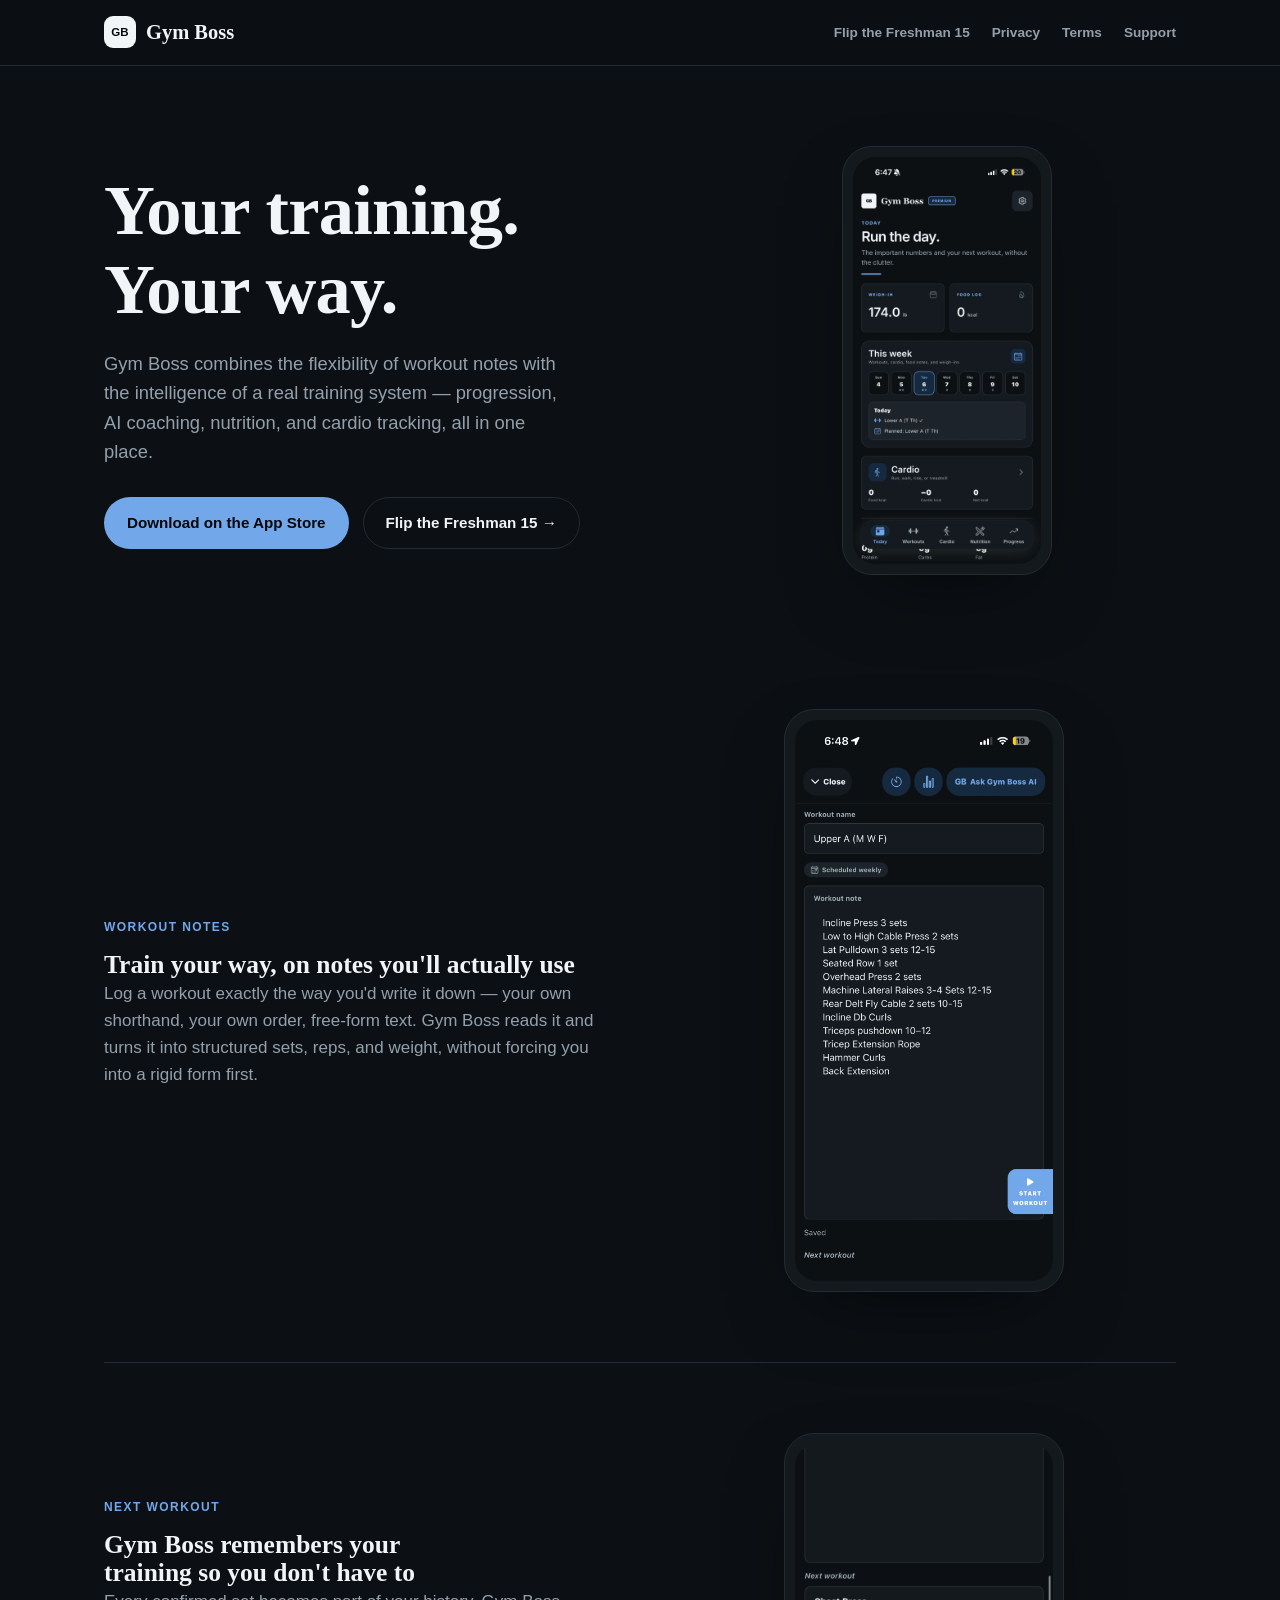
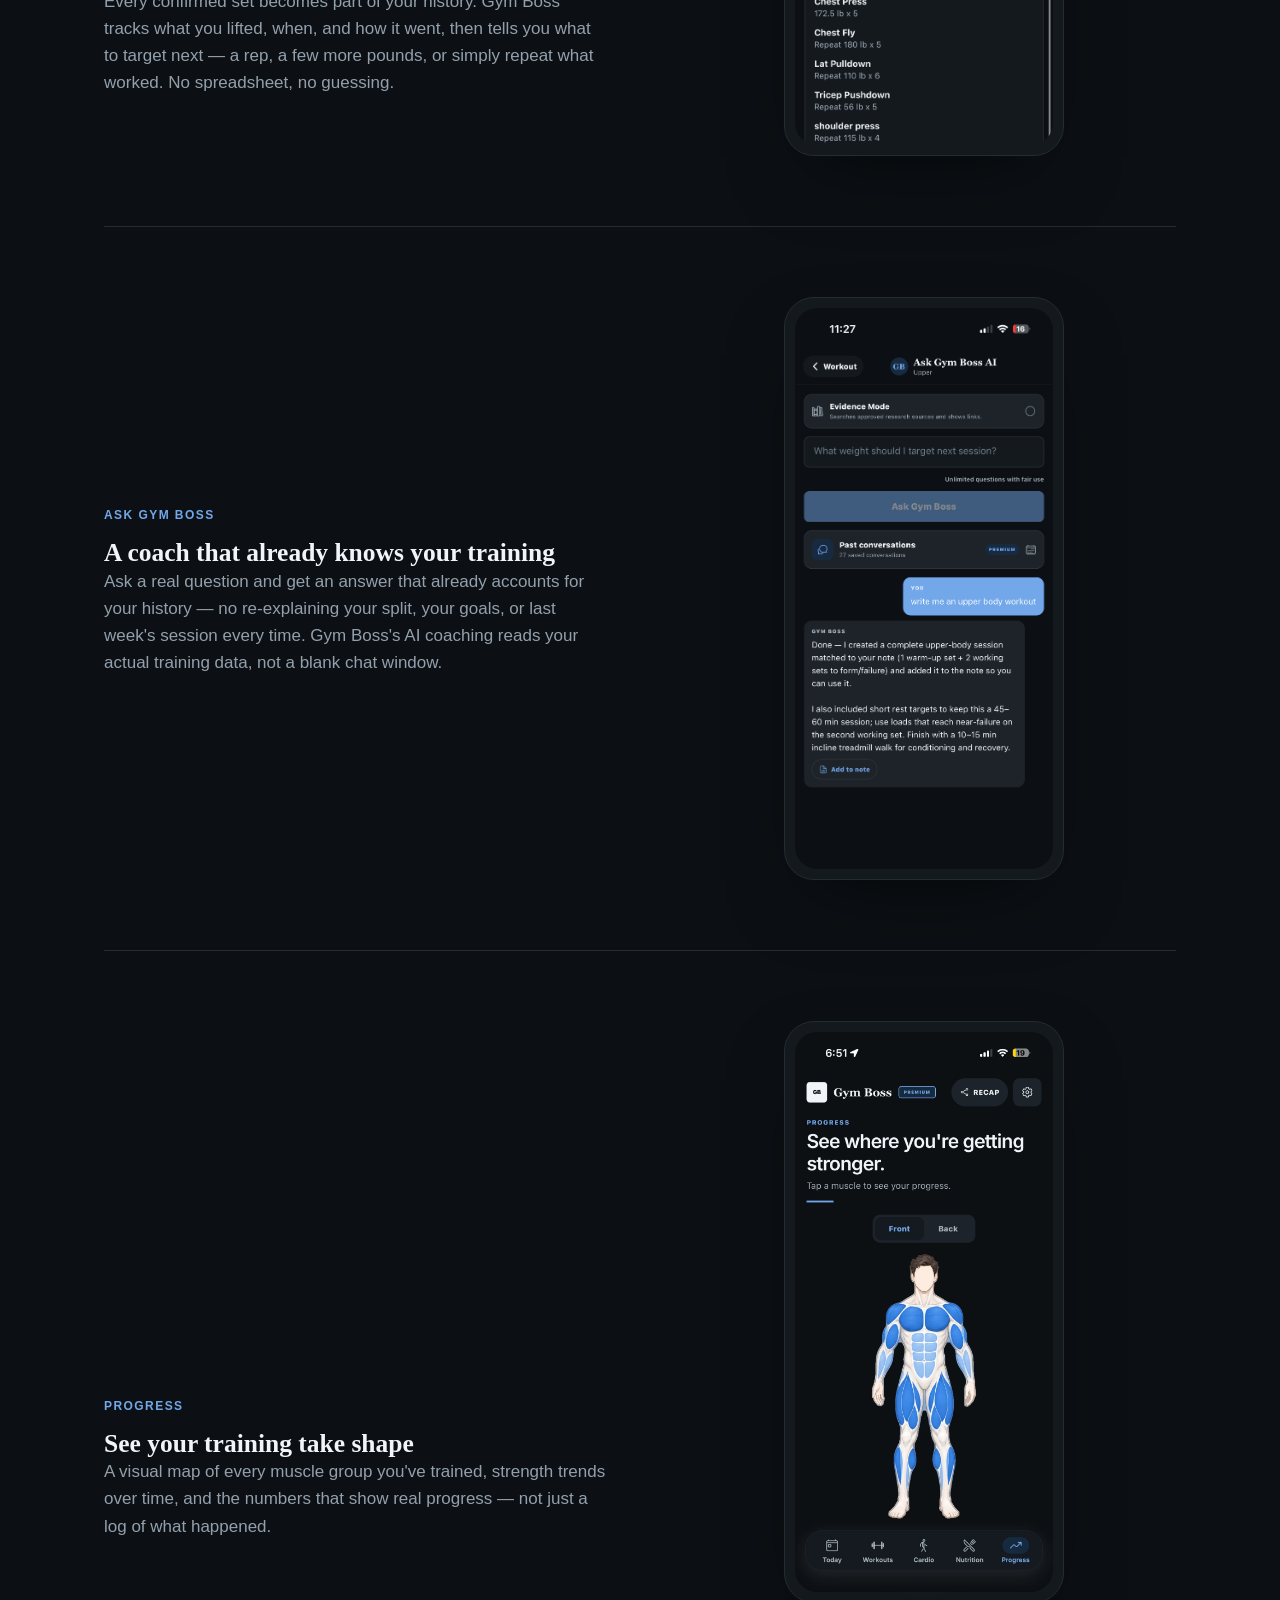
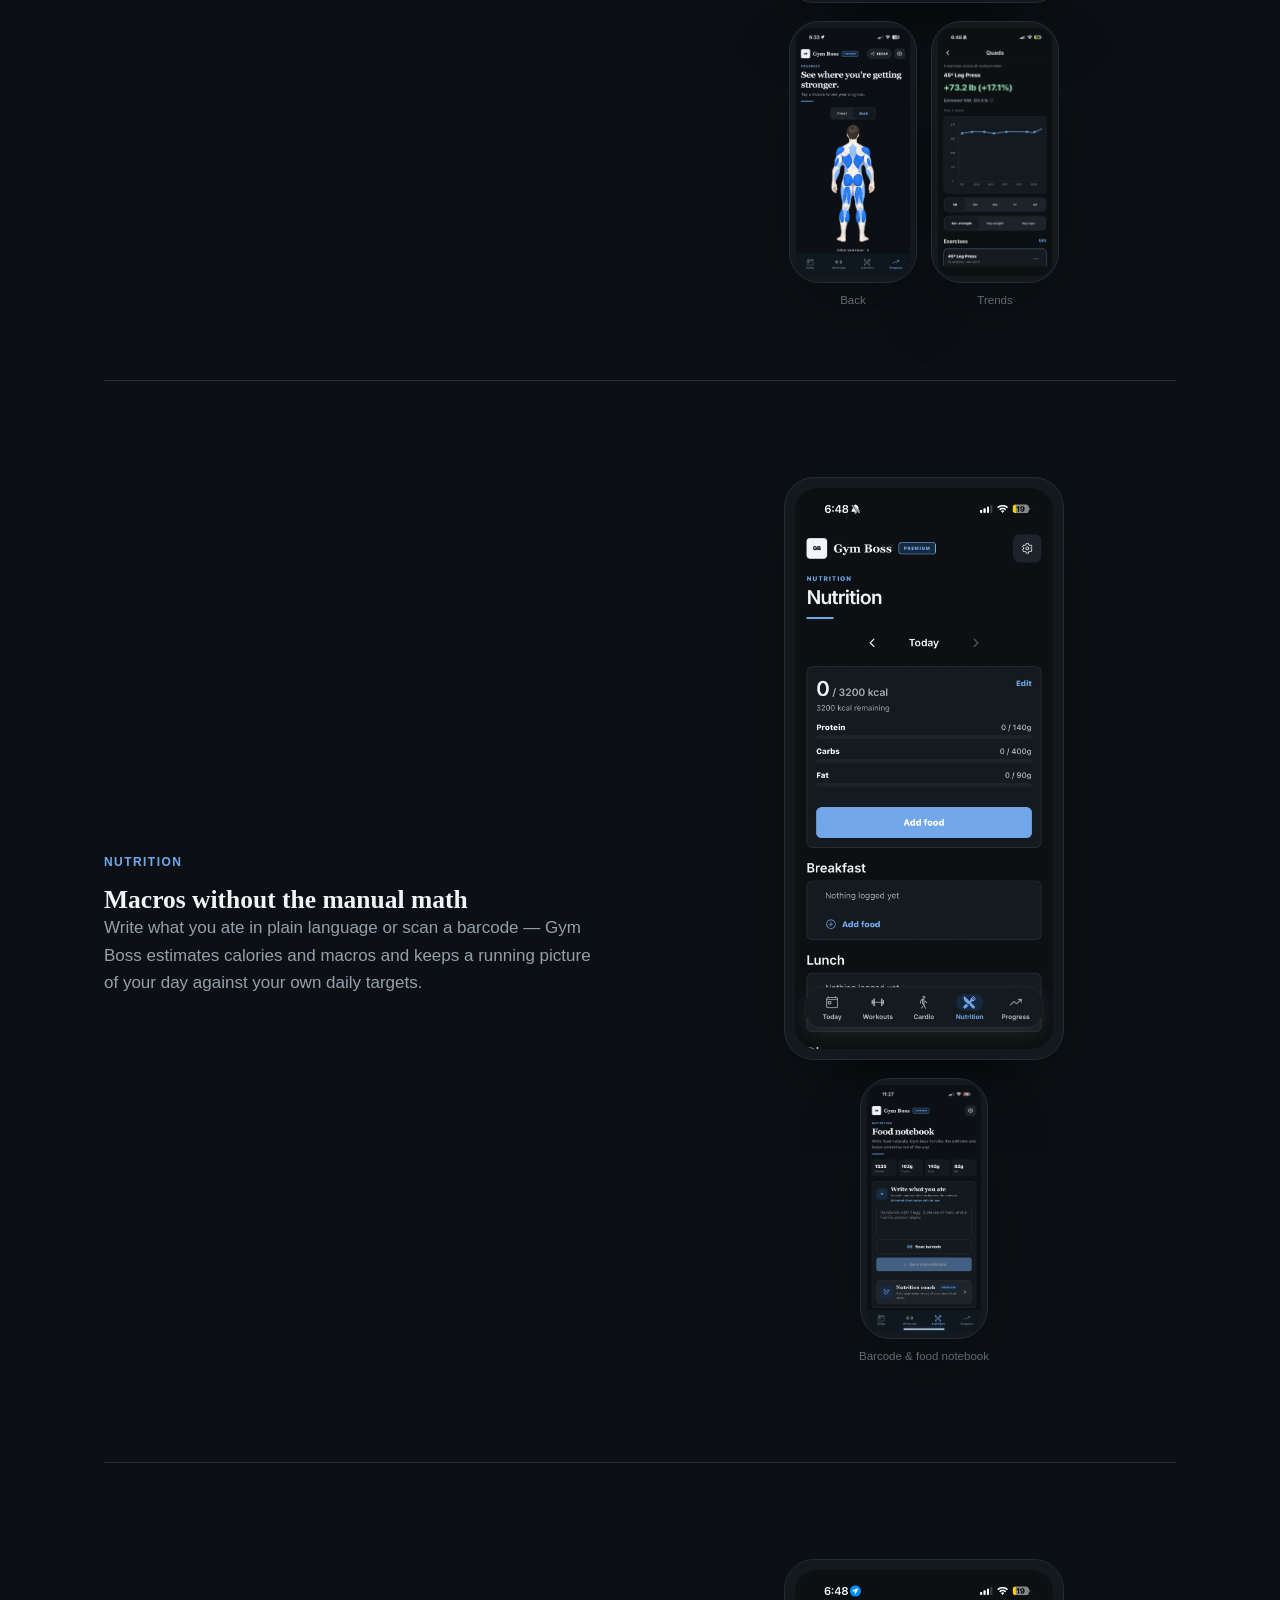
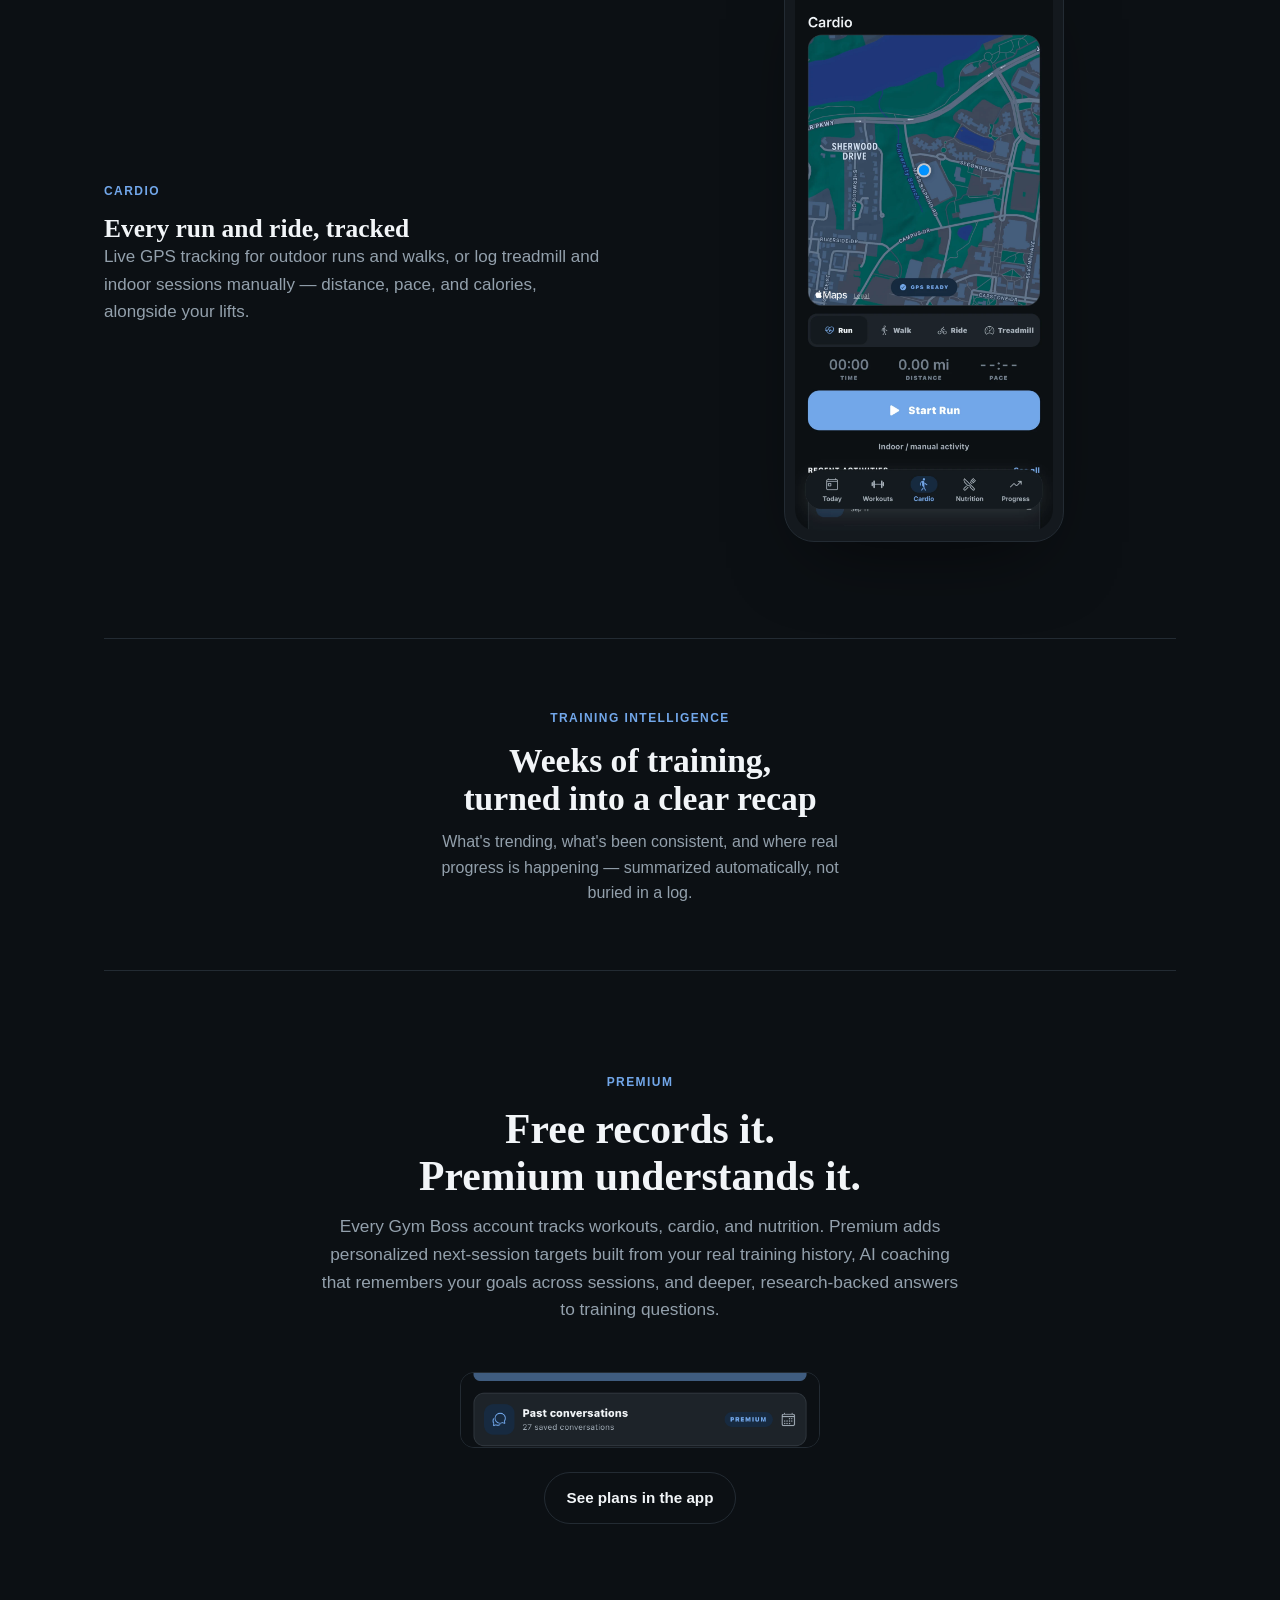
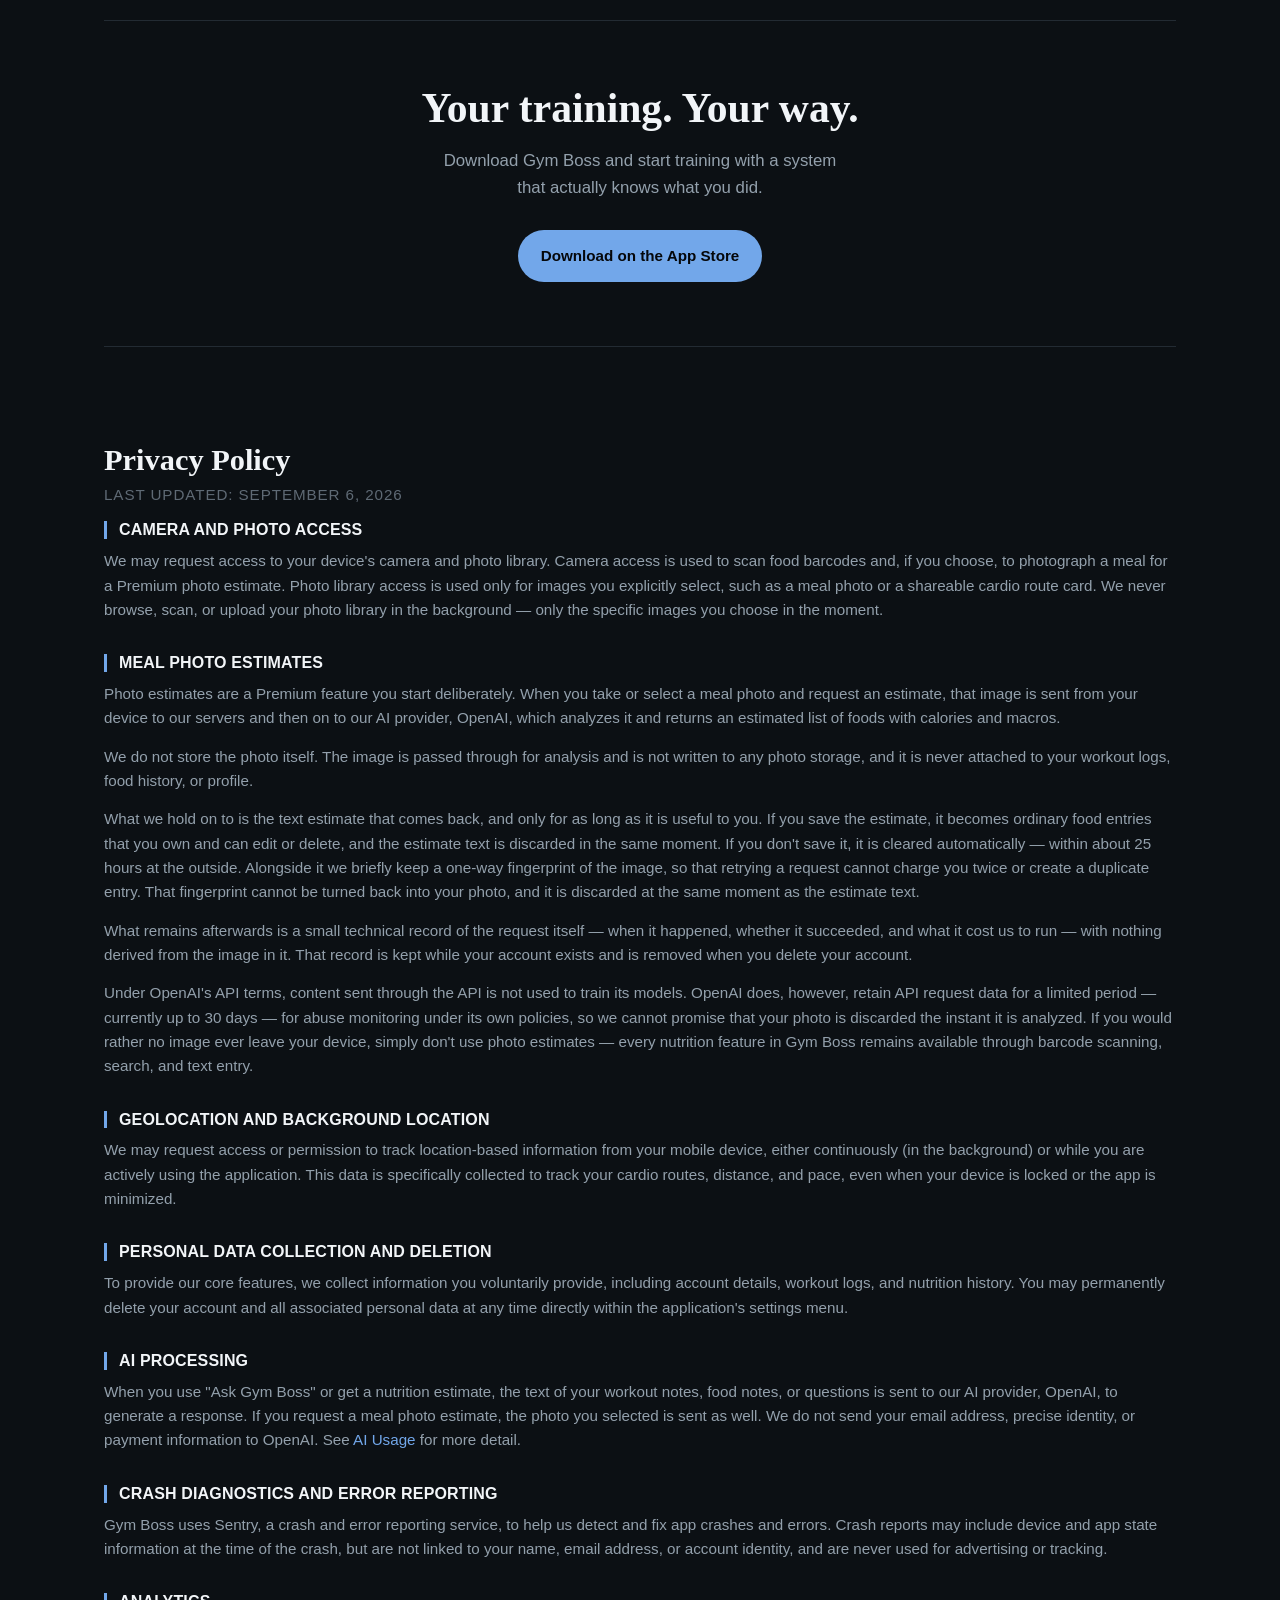
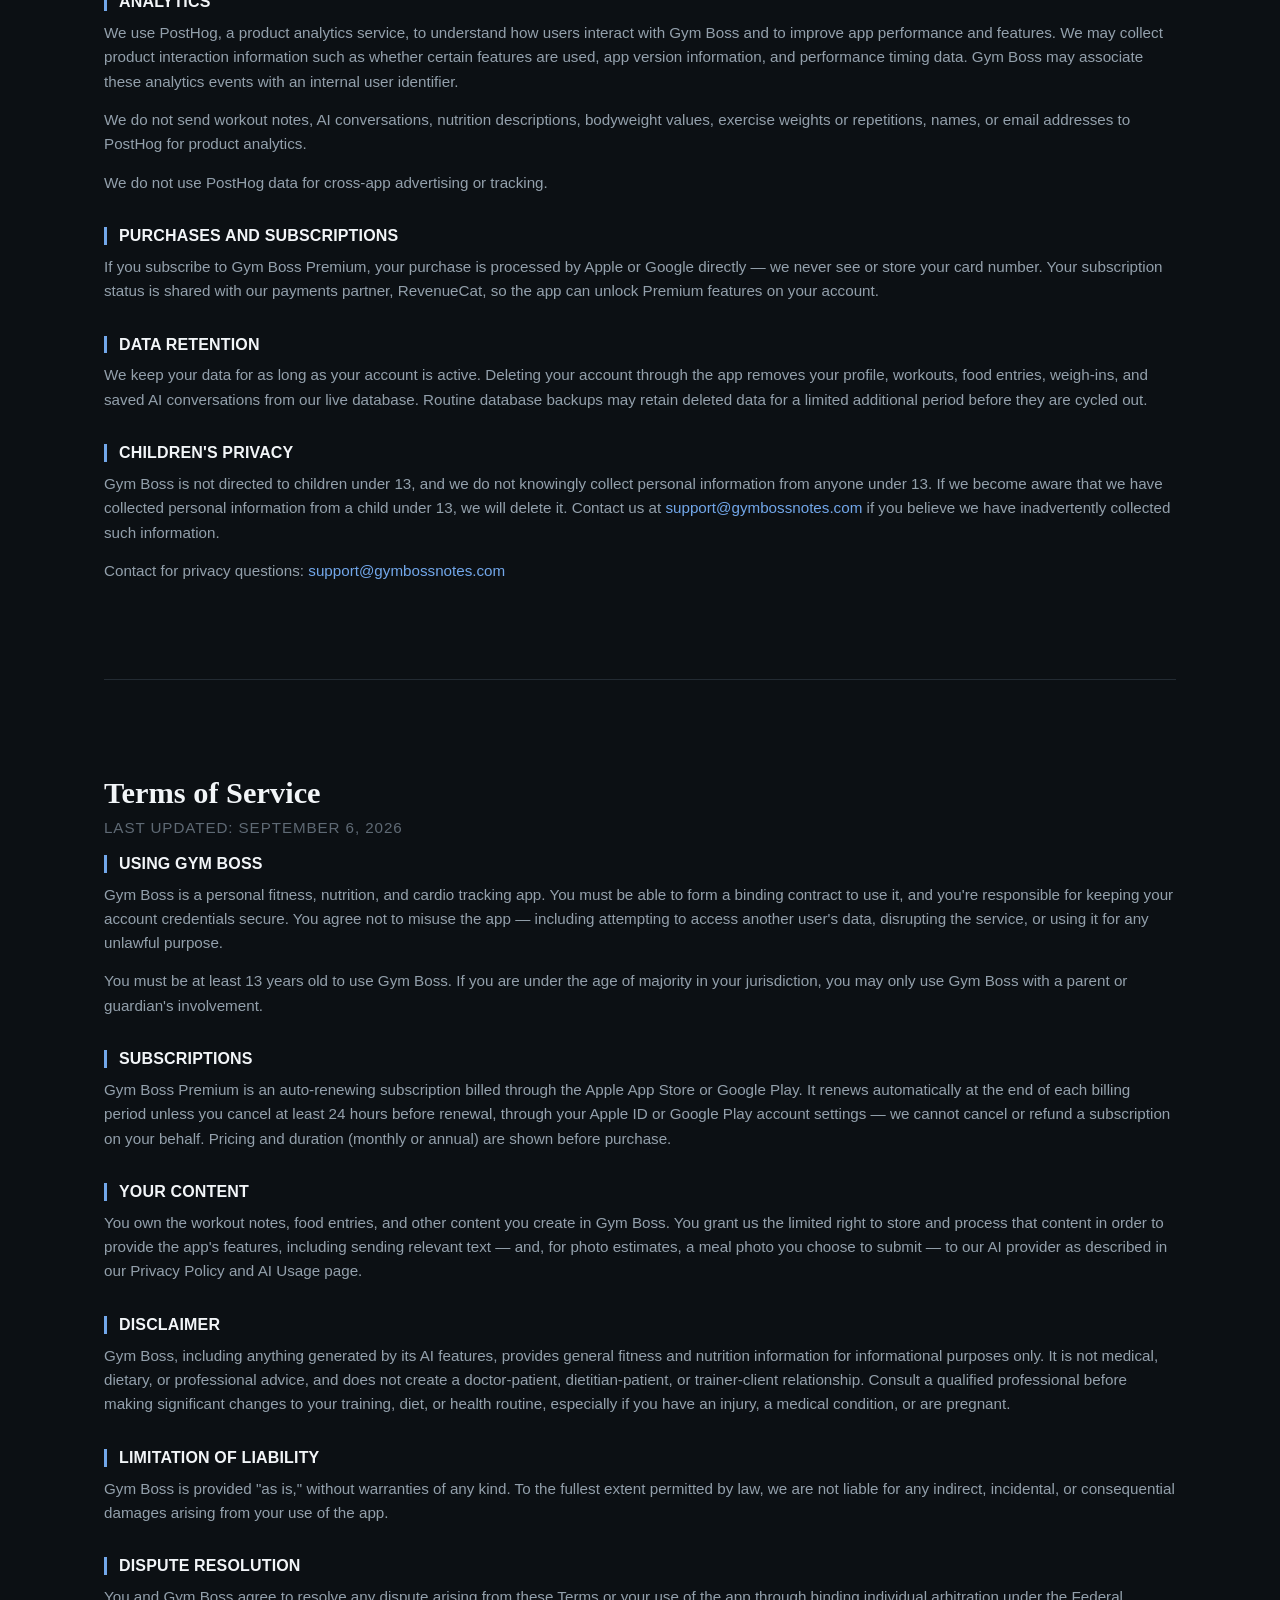
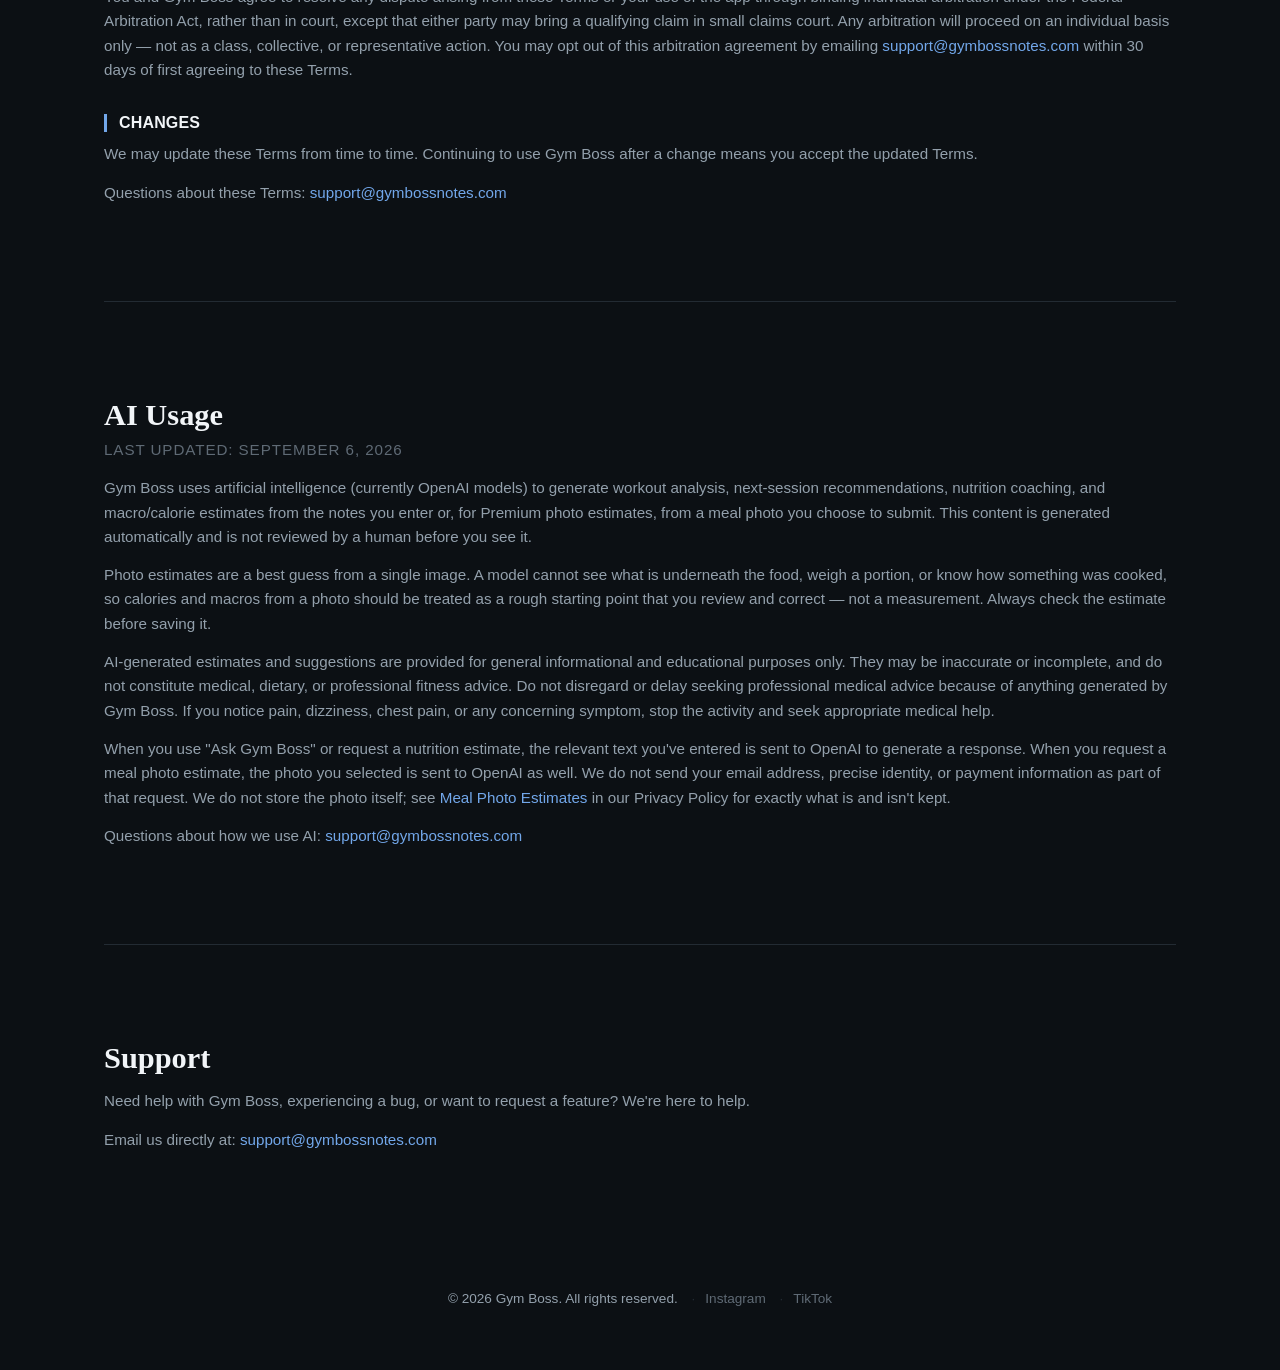
<file: index.html>
<!DOCTYPE html>
<html lang="en">
<head>
  <meta charset="UTF-8">
  <meta name="viewport" content="width=device-width, initial-scale=1.0">
  <title>Gym Boss — Your Training, Your Way</title>
  <meta name="description" content="Gym Boss combines the flexibility of workout notes with the intelligence of a real training system — progression, AI coaching, nutrition, and cardio tracking in one app.">
  <link rel="icon" href="/favicon.ico" sizes="any">
  <link rel="icon" type="image/png" sizes="32x32" href="/assets/icons/icon-32.png">
  <link rel="apple-touch-icon" href="/assets/icons/apple-touch-icon.png">
  <link rel="manifest" href="/site.webmanifest">
  <meta name="theme-color" content="#0c1014">
  <link rel="stylesheet" href="assets/site.css">
</head>
<body>

  <header class="site-nav">
    <nav class="site-nav-inner">
      <a class="brand" href="#home"><span class="brand-badge">GB</span><span class="brand-word">Gym Boss</span></a>
      <div class="navlinks">
        <a href="/freshman15/">Flip the Freshman 15</a>
        <a href="#privacy">Privacy</a>
        <a href="#terms">Terms</a>
        <a href="#support">Support</a>
      </div>
    </nav>
  </header>

  <div class="wrap">

    <!-- 1. HERO -->
    <section class="hero" id="home">
      <div>
        <h1>Your training.<br>Your way.</h1>
        <p class="lede">Gym Boss combines the flexibility of workout notes with the intelligence of a real training system — progression, AI coaching, nutrition, and cardio tracking, all in one place.</p>
        <div class="cta-row">
          <a class="btn btn-primary" href="https://apps.apple.com/us/app/gym-boss-workout-notes/id6795766855" target="_blank" rel="noopener">Download on the App Store</a>
          <a class="btn btn-secondary" href="/freshman15/">Flip the Freshman 15 →</a>
        </div>
      </div>
      <div class="device-frame">
        <div class="screen-mask">
          <img class="real-app-screen" src="assets/screenshots/today.png" alt="Gym Boss Today screen — weigh-in, food log, and this week's training at a glance" loading="eager">
        </div>
      </div>
    </section>

    <!-- 2. WORKOUT NOTES -->
    <section class="section section-snug" id="notes">
      <div class="split">
        <div>
          <span class="eyebrow">Workout Notes</span>
          <h2>Train your way, on notes you'll actually use</h2>
          <p>Log a workout exactly the way you'd write it down — your own shorthand, your own order, free-form text. Gym Boss reads it and turns it into structured sets, reps, and weight, without forcing you into a rigid form first.</p>
        </div>
        <div class="device-frame split-media">
          <div class="screen-mask" style="aspect-ratio: 920 / 2000;">
            <img class="real-app-screen" src="assets/screenshots/workout-notes.png" alt="A real Gym Boss workout note, typed freeform and ready to start" loading="lazy">
          </div>
        </div>
      </div>
    </section>

    <!-- 3. NEXT WORKOUT -->
    <section class="section section-snug" id="next-workout">
      <div class="split reverse">
        <div>
          <span class="eyebrow">Next Workout</span>
          <h2>Gym Boss remembers your training so you don't have to</h2>
          <p>Every confirmed set becomes part of your history. Gym Boss tracks what you lifted, when, and how it went, then tells you what to target next — a rep, a few more pounds, or simply repeat what worked. No spreadsheet, no guessing.</p>
        </div>
        <div class="device-frame split-media">
          <!-- Cropped to just the Next Workout card — the full screenshot has
               a stray note fragment and a lot of dead space above/below it.
               object-fit: cover only crops here, it never stretches. -->
          <div class="screen-mask crop-window" style="aspect-ratio: 1242 / 1450;">
            <img class="real-app-screen" src="assets/screenshots/next-workout.png" alt="Gym Boss Next Workout card showing a targeted weight and rep recommendation" style="object-position: center 44%;" loading="lazy">
          </div>
        </div>
      </div>
    </section>

    <!-- 4. ASK GYM BOSS -->
    <section class="section section-snug" id="ask-gym-boss">
      <div class="split">
        <div>
          <span class="eyebrow">Ask Gym Boss</span>
          <h2>A coach that already knows your training</h2>
          <p>Ask a real question and get an answer that already accounts for your history — no re-explaining your split, your goals, or last week's session every time. Gym Boss's AI coaching reads your actual training data, not a blank chat window.</p>
        </div>
        <div class="device-frame split-media">
          <div class="screen-mask" style="aspect-ratio: 1206 / 2622;">
            <img class="real-app-screen" src="assets/screenshots/ask-gym-boss.png" alt="Ask Gym Boss chat generating a real upper-body workout from a real conversation" loading="lazy">
          </div>
        </div>
      </div>
    </section>

    <!-- 5. PROGRESS -->
    <section class="section section-snug" id="progress">
      <div class="split reverse">
        <div>
          <span class="eyebrow">Progress</span>
          <h2>See your training take shape</h2>
          <p>A visual map of every muscle group you've trained, strength trends over time, and the numbers that show real progress — not just a log of what happened.</p>
        </div>
        <div class="split-media">
          <div class="device-frame">
            <div class="screen-mask" style="aspect-ratio: 920 / 2000;">
              <img class="real-app-screen" src="assets/screenshots/progress.png" alt="Gym Boss Progress screen showing the front strength body map" loading="lazy">
            </div>
          </div>
          <div class="thumb-row">
            <div>
              <div class="device-frame thumb">
                <div class="screen-mask" style="aspect-ratio: 1206 / 2622;">
                  <img class="real-app-screen" src="assets/screenshots/progress-back.png" alt="Gym Boss Progress screen showing the back strength body map" loading="lazy">
                </div>
              </div>
              <div class="thumb-caption">Back</div>
            </div>
            <div>
              <div class="device-frame thumb">
                <div class="screen-mask" style="aspect-ratio: 920 / 2000;">
                  <img class="real-app-screen" src="assets/screenshots/progress-analytics.png" alt="Gym Boss strength trend for one exercise, showing estimated 1RM rising over four weeks" loading="lazy">
                </div>
              </div>
              <div class="thumb-caption">Trends</div>
            </div>
          </div>
        </div>
      </div>
    </section>

    <!-- 6. NUTRITION -->
    <section class="section" id="nutrition">
      <div class="split">
        <div>
          <span class="eyebrow">Nutrition</span>
          <h2>Macros without the manual math</h2>
          <p>Write what you ate in plain language or scan a barcode — Gym Boss estimates calories and macros and keeps a running picture of your day against your own daily targets.</p>
        </div>
        <div class="split-media">
          <div class="device-frame">
            <div class="screen-mask" style="aspect-ratio: 920 / 2000;">
              <img class="real-app-screen" src="assets/screenshots/nutrition-main.png" alt="Gym Boss daily nutrition targets and today's logged food" loading="lazy">
            </div>
          </div>
          <div class="thumb-row" style="justify-content:center;">
            <div>
              <div class="device-frame thumb">
                <div class="screen-mask" style="aspect-ratio: 1206 / 2622;">
                  <img class="real-app-screen" src="assets/screenshots/nutrition-secondary.png" alt="Gym Boss food notebook with barcode scanning" loading="lazy">
                </div>
              </div>
              <div class="thumb-caption">Barcode &amp; food notebook</div>
            </div>
          </div>
        </div>
      </div>
    </section>

    <!-- 7. CARDIO -->
    <section class="section" id="cardio">
      <div class="split reverse">
        <div>
          <span class="eyebrow">Cardio</span>
          <h2>Every run and ride, tracked</h2>
          <p>Live GPS tracking for outdoor runs and walks, or log treadmill and indoor sessions manually — distance, pace, and calories, alongside your lifts.</p>
        </div>
        <div class="device-frame split-media">
          <div class="screen-mask" style="aspect-ratio: 920 / 2000;">
            <img class="real-app-screen" src="assets/screenshots/cardio.png" alt="Gym Boss cardio screen with live GPS ready, and run, walk, ride and treadmill modes" loading="lazy">
          </div>
        </div>
      </div>
    </section>

    <!-- 8. RECAPS -->
    <section class="section-tight center" id="recaps" style="border-bottom: 1px solid var(--border);">
      <span class="eyebrow">Training Intelligence</span>
      <h2 style="font-size:clamp(1.6rem,3vw,2.1rem); max-width:34ch; margin:0 auto 12px;">Weeks of training, turned into a clear recap</h2>
      <p style="max-width:50ch; margin:0 auto; font-size:1rem;">What's trending, what's been consistent, and where real progress is happening — summarized automatically, not buried in a log.</p>
    </section>

    <!-- 9. PREMIUM -->
    <section class="section" id="premium">
      <div class="section-head center" style="margin:0 auto 48px;">
        <span class="eyebrow">Premium</span>
        <h2>Free records it. Premium understands it.</h2>
        <p>Every Gym Boss account tracks workouts, cardio, and nutrition. Premium adds personalized next-session targets built from your real training history, AI coaching that remembers your goals across sessions, and deeper, research-backed answers to training questions.</p>
      </div>
      <div class="premium-crop">
        <div class="crop-mask">
          <img src="assets/screenshots/ask-gym-boss.png" alt="Real Gym Boss Premium feature — saved past conversations in Ask Gym Boss" loading="lazy">
        </div>
      </div>
      <div class="center" style="margin-top:24px;">
        <a class="btn btn-secondary" href="https://apps.apple.com/us/app/gym-boss-workout-notes/id6795766855" target="_blank" rel="noopener">See plans in the app</a>
      </div>
    </section>

    <!-- 10. FINAL CTA -->
    <section class="section section-tight center">
      <h2 style="font-size:clamp(1.8rem,4vw,2.6rem); margin-bottom:16px;">Your training. Your way.</h2>
      <p style="max-width:44ch; margin:0 auto 28px; font-size:1.05rem;">Download Gym Boss and start training with a system that actually knows what you did.</p>
      <a class="btn btn-primary" href="https://apps.apple.com/us/app/gym-boss-workout-notes/id6795766855" target="_blank" rel="noopener">Download on the App Store</a>
    </section>

    <!-- ============ LEGAL (content unchanged, anchors preserved) ============ -->

    <section class="section legal-section" id="privacy">
      <h2>Privacy Policy</h2>
      <p class="legal-updated">Last updated: September 6, 2026</p>

      <h3>Camera and Photo Access</h3>
      <p>We may request access to your device's camera and photo library. Camera access is used to scan food barcodes and, if you choose, to photograph a meal for a Premium photo estimate. Photo library access is used only for images you explicitly select, such as a meal photo or a shareable cardio route card. We never browse, scan, or upload your photo library in the background — only the specific images you choose in the moment.</p>

      <h3>Meal Photo Estimates</h3>
      <p>Photo estimates are a Premium feature you start deliberately. When you take or select a meal photo and request an estimate, that image is sent from your device to our servers and then on to our AI provider, OpenAI, which analyzes it and returns an estimated list of foods with calories and macros.</p>

      <p>We do not store the photo itself. The image is passed through for analysis and is not written to any photo storage, and it is never attached to your workout logs, food history, or profile.</p>

      <p>What we hold on to is the text estimate that comes back, and only for as long as it is useful to you. If you save the estimate, it becomes ordinary food entries that you own and can edit or delete, and the estimate text is discarded in the same moment. If you don't save it, it is cleared automatically — within about 25 hours at the outside. Alongside it we briefly keep a one-way fingerprint of the image, so that retrying a request cannot charge you twice or create a duplicate entry. That fingerprint cannot be turned back into your photo, and it is discarded at the same moment as the estimate text.</p>

      <p>What remains afterwards is a small technical record of the request itself — when it happened, whether it succeeded, and what it cost us to run — with nothing derived from the image in it. That record is kept while your account exists and is removed when you delete your account.</p>

      <p>Under OpenAI's API terms, content sent through the API is not used to train its models. OpenAI does, however, retain API request data for a limited period — currently up to 30 days — for abuse monitoring under its own policies, so we cannot promise that your photo is discarded the instant it is analyzed. If you would rather no image ever leave your device, simply don't use photo estimates — every nutrition feature in Gym Boss remains available through barcode scanning, search, and text entry.</p>

      <h3>Geolocation and Background Location</h3>
      <p>We may request access or permission to track location-based information from your mobile device, either continuously (in the background) or while you are actively using the application. This data is specifically collected to track your cardio routes, distance, and pace, even when your device is locked or the app is minimized.</p>

      <h3>Personal Data Collection and Deletion</h3>
      <p>To provide our core features, we collect information you voluntarily provide, including account details, workout logs, and nutrition history. You may permanently delete your account and all associated personal data at any time directly within the application's settings menu.</p>

      <h3>AI Processing</h3>
      <p>When you use "Ask Gym Boss" or get a nutrition estimate, the text of your workout notes, food notes, or questions is sent to our AI provider, OpenAI, to generate a response. If you request a meal photo estimate, the photo you selected is sent as well. We do not send your email address, precise identity, or payment information to OpenAI. See <a href="#ai">AI Usage</a> for more detail.</p>

      <h3>Crash Diagnostics and Error Reporting</h3>
      <p>Gym Boss uses Sentry, a crash and error reporting service, to help us detect and fix app crashes and errors. Crash reports may include device and app state information at the time of the crash, but are not linked to your name, email address, or account identity, and are never used for advertising or tracking.</p>

      <h3>Analytics</h3>
<p>We use PostHog, a product analytics service, to understand how users interact with Gym Boss and to improve app performance and features. We may collect product interaction information such as whether certain features are used, app version information, and performance timing data. Gym Boss may associate these analytics events with an internal user identifier.</p>

<p>We do not send workout notes, AI conversations, nutrition descriptions, bodyweight values, exercise weights or repetitions, names, or email addresses to PostHog for product analytics.</p>

<p>We do not use PostHog data for cross-app advertising or tracking.</p>

<h3>Purchases and Subscriptions</h3>
      <p>If you subscribe to Gym Boss Premium, your purchase is processed by Apple or Google directly — we never see or store your card number. Your subscription status is shared with our payments partner, RevenueCat, so the app can unlock Premium features on your account.</p>

      <h3>Data Retention</h3>
      <p>We keep your data for as long as your account is active. Deleting your account through the app removes your profile, workouts, food entries, weigh-ins, and saved AI conversations from our live database. Routine database backups may retain deleted data for a limited additional period before they are cycled out.</p>

      <h3>Children's Privacy</h3>
      <p>Gym Boss is not directed to children under 13, and we do not knowingly collect personal information from anyone under 13. If we become aware that we have collected personal information from a child under 13, we will delete it. Contact us at <a href="mailto:support@gymbossnotes.com">support@gymbossnotes.com</a> if you believe we have inadvertently collected such information.</p>

      <p>Contact for privacy questions: <a href="mailto:support@gymbossnotes.com">support@gymbossnotes.com</a></p>
    </section>

    <section class="section legal-section" id="terms">
      <h2>Terms of Service</h2>
      <p class="legal-updated">Last updated: September 6, 2026</p>

      <h3>Using Gym Boss</h3>
      <p>Gym Boss is a personal fitness, nutrition, and cardio tracking app. You must be able to form a binding contract to use it, and you're responsible for keeping your account credentials secure. You agree not to misuse the app — including attempting to access another user's data, disrupting the service, or using it for any unlawful purpose.</p>

      <p>You must be at least 13 years old to use Gym Boss. If you are under the age of majority in your jurisdiction, you may only use Gym Boss with a parent or guardian's involvement.</p>

      <h3>Subscriptions</h3>
      <p>Gym Boss Premium is an auto-renewing subscription billed through the Apple App Store or Google Play. It renews automatically at the end of each billing period unless you cancel at least 24 hours before renewal, through your Apple ID or Google Play account settings — we cannot cancel or refund a subscription on your behalf. Pricing and duration (monthly or annual) are shown before purchase.</p>

      <h3>Your Content</h3>
      <p>You own the workout notes, food entries, and other content you create in Gym Boss. You grant us the limited right to store and process that content in order to provide the app's features, including sending relevant text — and, for photo estimates, a meal photo you choose to submit — to our AI provider as described in our Privacy Policy and AI Usage page.</p>

      <h3>Disclaimer</h3>
      <p>Gym Boss, including anything generated by its AI features, provides general fitness and nutrition information for informational purposes only. It is not medical, dietary, or professional advice, and does not create a doctor-patient, dietitian-patient, or trainer-client relationship. Consult a qualified professional before making significant changes to your training, diet, or health routine, especially if you have an injury, a medical condition, or are pregnant.</p>

      <h3>Limitation of Liability</h3>
      <p>Gym Boss is provided "as is," without warranties of any kind. To the fullest extent permitted by law, we are not liable for any indirect, incidental, or consequential damages arising from your use of the app.</p>

      <h3>Dispute Resolution</h3>
      <p>You and Gym Boss agree to resolve any dispute arising from these Terms or your use of the app through binding individual arbitration under the Federal Arbitration Act, rather than in court, except that either party may bring a qualifying claim in small claims court. Any arbitration will proceed on an individual basis only — not as a class, collective, or representative action. You may opt out of this arbitration agreement by emailing <a href="mailto:support@gymbossnotes.com">support@gymbossnotes.com</a> within 30 days of first agreeing to these Terms.</p>

      <h3>Changes</h3>
      <p>We may update these Terms from time to time. Continuing to use Gym Boss after a change means you accept the updated Terms.</p>

      <p>Questions about these Terms: <a href="mailto:support@gymbossnotes.com">support@gymbossnotes.com</a></p>
    </section>

    <section class="section legal-section" id="ai">
      <h2>AI Usage</h2>
      <p class="legal-updated">Last updated: September 6, 2026</p>

      <p>Gym Boss uses artificial intelligence (currently OpenAI models) to generate workout analysis, next-session recommendations, nutrition coaching, and macro/calorie estimates from the notes you enter or, for Premium photo estimates, from a meal photo you choose to submit. This content is generated automatically and is not reviewed by a human before you see it.</p>

      <p>Photo estimates are a best guess from a single image. A model cannot see what is underneath the food, weigh a portion, or know how something was cooked, so calories and macros from a photo should be treated as a rough starting point that you review and correct — not a measurement. Always check the estimate before saving it.</p>

      <p>AI-generated estimates and suggestions are provided for general informational and educational purposes only. They may be inaccurate or incomplete, and do not constitute medical, dietary, or professional fitness advice. Do not disregard or delay seeking professional medical advice because of anything generated by Gym Boss. If you notice pain, dizziness, chest pain, or any concerning symptom, stop the activity and seek appropriate medical help.</p>

      <p>When you use "Ask Gym Boss" or request a nutrition estimate, the relevant text you've entered is sent to OpenAI to generate a response. When you request a meal photo estimate, the photo you selected is sent to OpenAI as well. We do not send your email address, precise identity, or payment information as part of that request. We do not store the photo itself; see <a href="#privacy">Meal Photo Estimates</a> in our Privacy Policy for exactly what is and isn't kept.</p>

      <p>Questions about how we use AI: <a href="mailto:support@gymbossnotes.com">support@gymbossnotes.com</a></p>
    </section>

    <section class="section legal-section" id="support" style="border-bottom:none;">
      <h2>Support</h2>
      <p style="margin-top:14px;">Need help with Gym Boss, experiencing a bug, or want to request a feature? We're here to help.</p>
      <p style="margin-top:10px;">Email us directly at: <a href="mailto:support@gymbossnotes.com">support@gymbossnotes.com</a></p>
    </section>

  </div>

  <footer class="site-footer">
    <p>&copy; 2026 Gym Boss. All rights reserved.
      <span class="sep">·</span><a href="https://instagram.com" target="_blank" rel="noopener">Instagram</a>
      <span class="sep">·</span><a href="https://tiktok.com" target="_blank" rel="noopener">TikTok</a>
    </p>
  </footer>

</body>
</html>
</file>
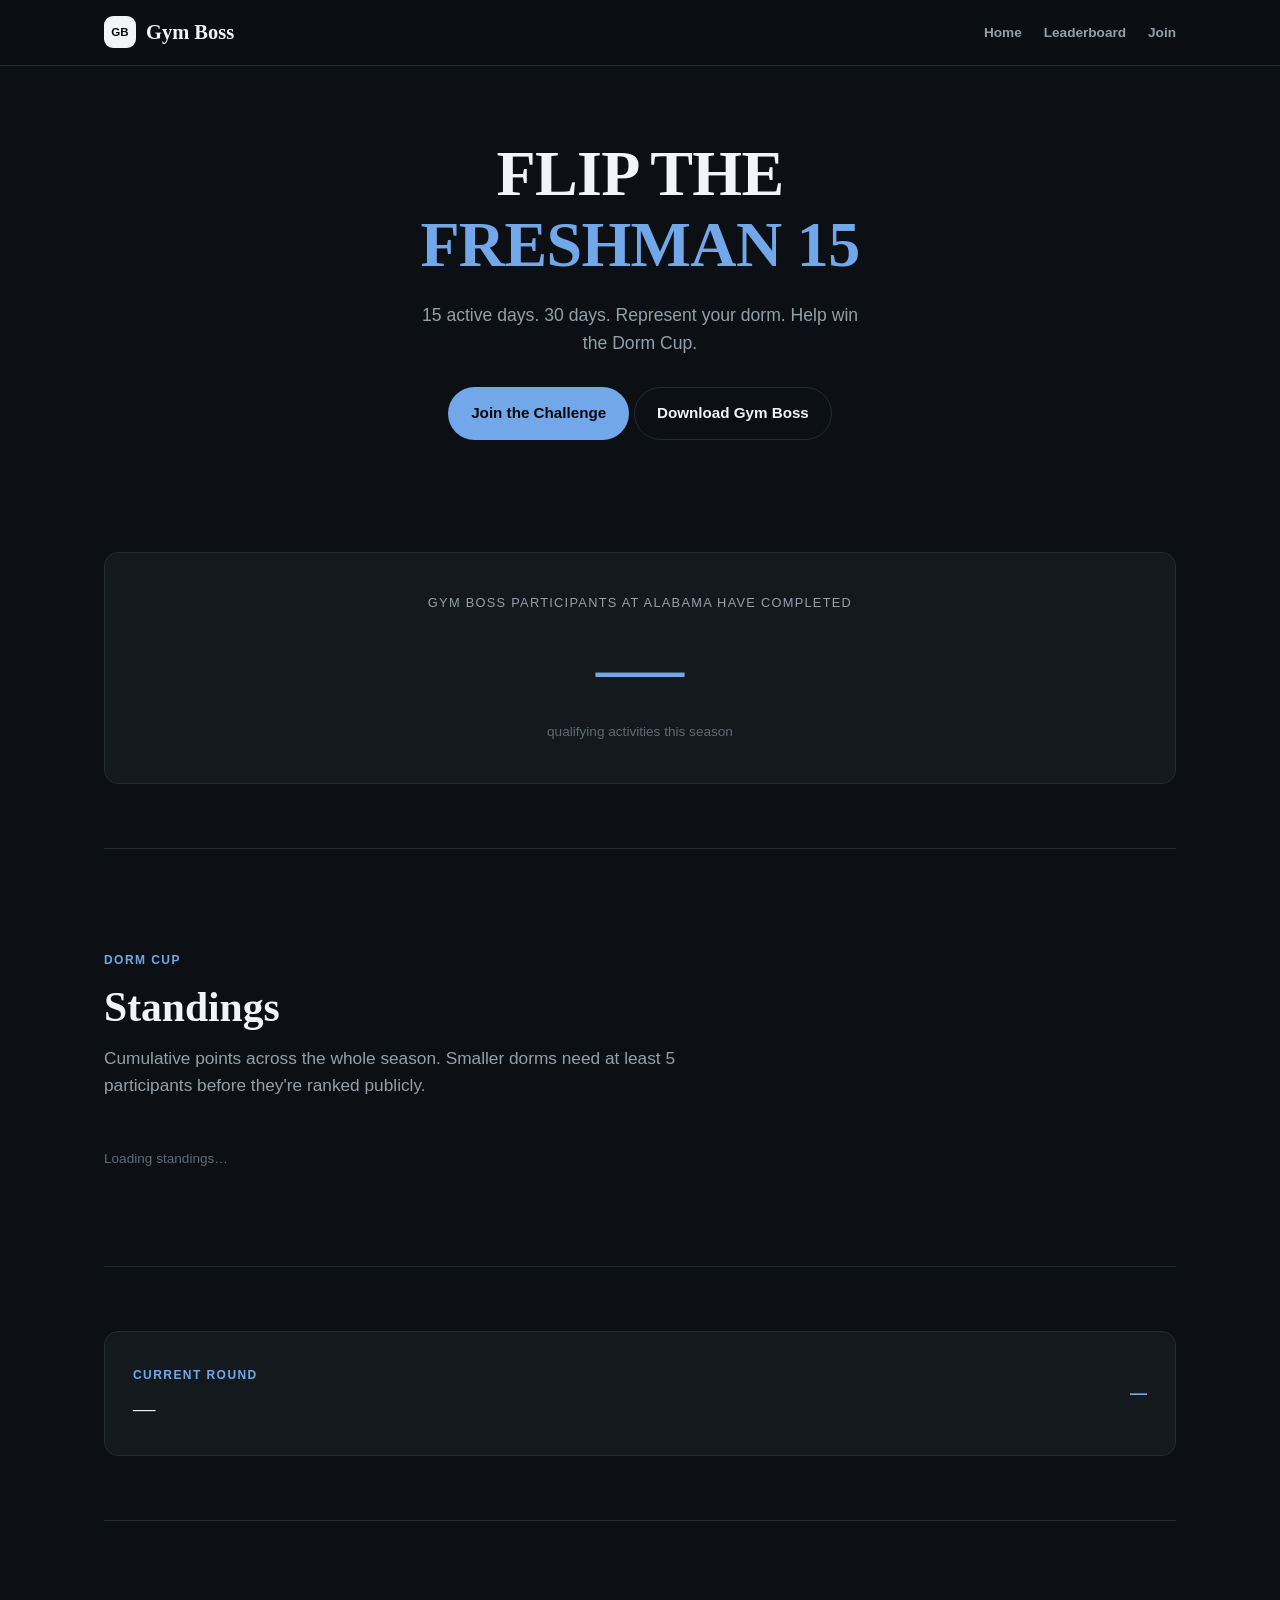
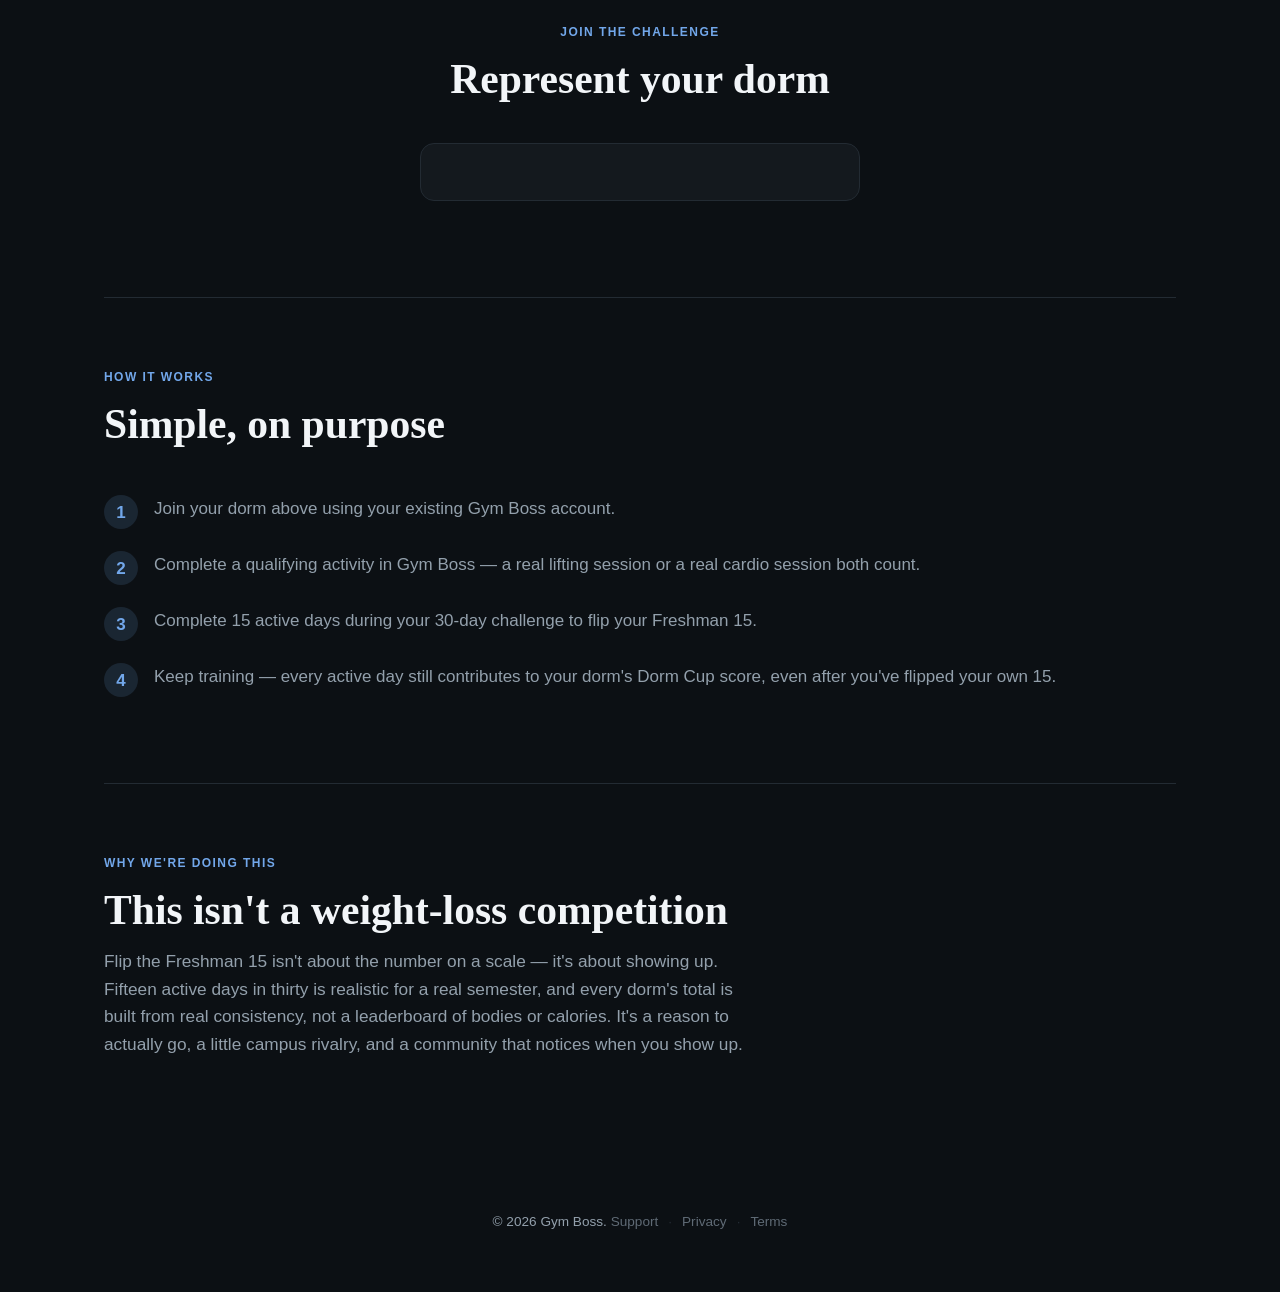
<file: freshman15/index.html>
<!DOCTYPE html>
<html lang="en">
<head>
  <meta charset="UTF-8">
  <meta name="viewport" content="width=device-width, initial-scale=1.0">
  <title>Flip the Freshman 15 — Gym Boss</title>
  <meta name="description" content="15 active days. 30 days. Join your dorm and help win the Dorm Cup — a Gym Boss student-led fitness challenge.">
  <link rel="icon" href="/favicon.ico" sizes="any">
  <link rel="icon" type="image/png" sizes="32x32" href="/assets/icons/icon-32.png">
  <link rel="apple-touch-icon" href="/assets/icons/apple-touch-icon.png">
  <link rel="manifest" href="/site.webmanifest">
  <meta name="theme-color" content="#0c1014">
  <link rel="stylesheet" href="../assets/site.css">
  <style>
    .fresh-hero { text-align: center; padding: 72px 0 48px; }
    .fresh-hero h1 { font-size: clamp(2.4rem, 7vw, 4rem); letter-spacing: -0.01em; }
    .fresh-hero .flip-line { color: var(--blue); }
    .fresh-hero p.lede { max-width: 46ch; margin: 20px auto 30px; text-align: center; font-size: 1.1rem; }
    .fresh-hero .cta-row { justify-content: center; }

    .stat-banner {
      background: var(--surface);
      border: 1px solid var(--border);
      border-radius: var(--radius);
      padding: 40px 28px;
      text-align: center;
    }
    .stat-banner .stat-label { font-size: 0.8rem; letter-spacing: 0.1em; text-transform: uppercase; color: var(--text-dim); margin-bottom: 10px; }
    .stat-banner .stat-number { font-family: var(--font-display); font-size: clamp(3rem, 10vw, 5.5rem); color: var(--blue); line-height: 1; }
    .stat-banner .stat-sub { color: var(--text-faint); font-size: 0.85rem; margin-top: 10px; }

    .board-row {
      display: grid;
      grid-template-columns: 40px 1fr auto auto;
      gap: 14px;
      align-items: center;
      padding: 14px 16px;
      border-radius: var(--radius-sm);
      background: var(--surface);
      border: 1px solid var(--border);
      margin-bottom: 8px;
    }
    .board-row .rank { font-family: var(--font-display); font-size: 1.2rem; color: var(--blue); text-align: center; }
    .board-row .team-name { font-weight: 700; }
    .board-row .team-meta { font-size: 0.78rem; color: var(--text-faint); }
    .board-row .points { font-family: var(--font-display); font-size: 1.15rem; color: var(--text); }
    .board-row.unranked { opacity: 0.7; }
    .board-row.unranked .rank { color: var(--text-faint); }

    .round-card { display: flex; justify-content: space-between; align-items: center; flex-wrap: wrap; gap: 16px; }
    .round-card .round-name { font-family: var(--font-display); font-size: 1.4rem; }
    .round-card .round-time { color: var(--blue); font-weight: 700; }

    .progress-track {
      height: 10px;
      border-radius: 999px;
      background: var(--surface-raised);
      border: 1px solid var(--border);
      overflow: hidden;
      margin: 16px 0;
    }
    .progress-fill { height: 100%; background: var(--blue); border-radius: 999px; transition: width 0.4s ease; }

    .steps-list { counter-reset: step; }
    .steps-list .step-item { display: flex; gap: 16px; margin-bottom: 22px; }
    .steps-list .step-num {
      counter-increment: step;
      width: 34px; height: 34px; flex-shrink: 0;
      border-radius: 50%; background: var(--blue-soft); color: var(--blue);
      font-weight: 700; display: flex; align-items: center; justify-content: center;
    }
    .steps-list .step-num::before { content: counter(step); }

    .join-panel { max-width: 440px; margin: 0 auto; }
    .join-panel .field { margin-bottom: 14px; }
    .join-panel label { display: block; font-size: 0.82rem; font-weight: 700; color: var(--text-dim); margin-bottom: 6px; }
    .join-panel input, .join-panel select {
      width: 100%; padding: 12px 14px; border-radius: var(--radius-sm);
      background: var(--surface-raised); border: 1px solid var(--border); color: var(--text);
      font-size: 0.95rem; font-family: var(--font-body);
    }
    .join-panel input:focus, .join-panel select:focus { outline: none; border-color: var(--blue); }
    .join-step { display: none; }
    .join-step.active { display: block; }
    .form-error { color: var(--danger); font-size: 0.85rem; margin: 10px 0 0; }
    .form-note { color: var(--text-faint); font-size: 0.82rem; margin-top: 10px; }
  </style>
</head>
<body>

  <header class="site-nav">
    <nav class="site-nav-inner">
      <a class="brand" href="/"><span class="brand-badge">GB</span><span class="brand-word">Gym Boss</span></a>
      <div class="navlinks">
        <a href="/">Home</a>
        <a href="#leaderboard">Leaderboard</a>
        <a href="#join">Join</a>
      </div>
    </nav>
  </header>

  <div class="wrap">

    <!-- A. HERO -->
    <section class="fresh-hero" id="hero">
      <h1>FLIP THE<br><span class="flip-line">FRESHMAN 15</span></h1>
      <p class="lede">15 active days. 30 days. Represent your dorm. Help win the Dorm Cup.</p>
      <div class="cta-row">
        <a class="btn btn-primary" href="#join">Join the Challenge</a>
        <a class="btn btn-secondary" href="https://apps.apple.com/us/app/gym-boss-workout-notes/id6795766855" target="_blank" rel="noopener">Download Gym Boss</a>
      </div>
    </section>

    <!-- B. LIVE CAMPUS MOMENT -->
    <section class="section section-tight" id="campus-moment">
      <div class="stat-banner">
        <div class="stat-label" id="campus-label">Gym Boss participants at Alabama have completed</div>
        <div class="stat-number" id="campus-count">—</div>
        <div class="stat-sub">qualifying activities this season</div>
      </div>
    </section>

    <!-- C. LEADERBOARD -->
    <section class="section" id="leaderboard">
      <div class="section-head">
        <span class="eyebrow">Dorm Cup</span>
        <h2>Standings</h2>
        <p>Cumulative points across the whole season. Smaller dorms need at least 5 participants before they're ranked publicly.</p>
      </div>
      <div id="board-list"><p class="muted">Loading standings…</p></div>
    </section>

    <!-- D. ROUNDS -->
    <section class="section section-tight" id="rounds">
      <div class="card round-card" id="round-card">
        <div>
          <div class="eyebrow" style="margin-bottom:6px;">Current Round</div>
          <div class="round-name" id="round-name">—</div>
        </div>
        <div class="round-time" id="round-time">—</div>
      </div>
    </section>

    <!-- E. PERSONAL PROGRESS -->
    <section class="section" id="personal-progress" style="display:none;">
      <div class="card" style="max-width:480px; margin:0 auto;">
        <div class="eyebrow">Your Freshman 15</div>
        <h3 id="personal-heading" style="font-size:1.5rem; margin-bottom:6px;">— / — active days</h3>
        <div class="progress-track"><div class="progress-fill" id="personal-fill" style="width:0%;"></div></div>
        <p id="personal-sub" class="muted"></p>
        <p id="personal-lifetime" class="muted" style="margin-top:10px;"></p>
      </div>
    </section>

    <!-- F. JOIN FLOW -->
    <section class="section" id="join">
      <div class="section-head center" style="margin:0 auto 40px;">
        <span class="eyebrow">Join the Challenge</span>
        <h2>Represent your dorm</h2>
      </div>

      <div class="join-panel card">

        <!-- Step: sign in -->
        <div class="join-step" id="step-signin">
          <p class="muted" style="margin-bottom:16px;">Sign in with your existing Gym Boss account.</p>
          <div class="field">
            <label for="signin-email">Email</label>
            <input id="signin-email" type="email" autocomplete="email" />
          </div>
          <div class="field">
            <label for="signin-password">Password</label>
            <input id="signin-password" type="password" autocomplete="current-password" />
          </div>
          <button class="btn btn-primary btn-block" id="signin-submit">Sign In</button>
          <p class="form-error hidden" id="signin-error"></p>
          <p class="form-note">Don't have Gym Boss yet? <a href="https://apps.apple.com/us/app/gym-boss-workout-notes/id6795766855" target="_blank" rel="noopener">Download it</a> and create an account first.</p>
        </div>

        <!-- Step: verify Crimson email -->
        <div class="join-step" id="step-verify-request">
          <p class="muted" style="margin-bottom:16px;">Verify your Crimson student email to confirm eligibility.</p>
          <div class="field">
            <label for="crimson-email">Your @crimson.ua.edu email</label>
            <input id="crimson-email" type="email" placeholder="you@crimson.ua.edu" />
          </div>
          <button class="btn btn-primary btn-block" id="verify-request-submit">Send Code</button>
          <p class="form-error hidden" id="verify-request-error"></p>
        </div>

        <div class="join-step" id="step-verify-confirm">
          <p class="muted" style="margin-bottom:16px;">Enter the 6-digit code we emailed you.</p>
          <div class="field">
            <label for="verify-code">Verification code</label>
            <input id="verify-code" inputmode="numeric" maxlength="6" placeholder="123456" />
          </div>
          <button class="btn btn-primary btn-block" id="verify-confirm-submit">Verify</button>
          <p class="form-error hidden" id="verify-confirm-error"></p>
        </div>

        <!-- Step: choose team -->
        <div class="join-step" id="step-team">
          <p class="muted" style="margin-bottom:16px;">Select your dorm.</p>
          <div class="field">
            <label for="team-select">Your dorm</label>
            <select id="team-select"></select>
          </div>
          <button class="btn btn-primary btn-block" id="team-submit">Confirm &amp; Join</button>
          <p class="form-error hidden" id="team-error"></p>
          <p class="form-note">Once confirmed, your team is locked — changes after that go through support.</p>
        </div>

        <!-- Step: done -->
        <div class="join-step" id="step-done">
          <h3 style="font-size:1.3rem; margin-bottom:8px;">You're in.</h3>
          <p class="muted" id="done-message"></p>
        </div>

      </div>
    </section>

    <!-- G. HOW IT WORKS -->
    <section class="section section-tight" id="how-it-works">
      <div class="section-head">
        <span class="eyebrow">How It Works</span>
        <h2>Simple, on purpose</h2>
      </div>
      <div class="steps-list">
        <div class="step-item"><div class="step-num"></div><p>Join your dorm above using your existing Gym Boss account.</p></div>
        <div class="step-item"><div class="step-num"></div><p>Complete a qualifying activity in Gym Boss — a real lifting session or a real cardio session both count.</p></div>
        <div class="step-item"><div class="step-num"></div><p>Complete 15 active days during your 30-day challenge to flip your Freshman 15.</p></div>
        <div class="step-item"><div class="step-num"></div><p>Keep training — every active day still contributes to your dorm's Dorm Cup score, even after you've flipped your own 15.</p></div>
      </div>
    </section>

    <!-- H. WHY WE'RE DOING IT -->
    <section class="section section-tight" id="why" style="border-bottom:none;">
      <div class="section-head">
        <span class="eyebrow">Why We're Doing This</span>
        <h2>This isn't a weight-loss competition</h2>
        <p>Flip the Freshman 15 isn't about the number on a scale — it's about showing up. Fifteen active days in thirty is realistic for a real semester, and every dorm's total is built from real consistency, not a leaderboard of bodies or calories. It's a reason to actually go, a little campus rivalry, and a community that notices when you show up.</p>
      </div>
    </section>

  </div>

  <footer class="site-footer">
    <p>&copy; 2026 Gym Boss. <a href="/#support">Support</a><span class="sep">·</span><a href="/#privacy">Privacy</a><span class="sep">·</span><a href="/#terms">Terms</a></p>
  </footer>

  <script type="module">
    import { supabase } from '../assets/supabase-client.js';

    const CAMPAIGN_SLUG = 'freshman-15-fall-2026';
    const UA_SHORT_CODE = 'ua';

    const params = new URLSearchParams(window.location.search);
    const teamParam = (params.get('team') || '').toLowerCase();
    const sourceParam = params.get('source') || null;

    function slugify(name) {
      return name.toLowerCase().replace(/[^a-z0-9]+/g, '-').replace(/(^-|-$)/g, '');
    }

    let campaign = null;
    let organization = null;
    let teams = [];
    let session = null;

    async function loadPublicData() {
      const { data: org } = await supabase
        .from('challenge_organizations')
        .select('id, name, short_code')
        .eq('short_code', UA_SHORT_CODE)
        .maybeSingle();
      organization = org;

      const { data: camp } = await supabase
        .from('challenge_campaigns')
        .select('id, name, timezone, starts_at, ends_at, personal_window_days, personal_window_required_days')
        .eq('slug', CAMPAIGN_SLUG)
        .maybeSingle();
      campaign = camp;
      if (!campaign) return;

      const [{ data: count }, { data: teamRows }, { data: statRows }, { data: roundRows }] = await Promise.all([
        supabase.rpc('challenge_public_campus_activity_count', { p_campaign_id: campaign.id }),
        supabase.from('challenge_teams').select('id, name').eq('campaign_id', campaign.id).order('name'),
        supabase.from('challenge_public_team_stats').select('*').eq('campaign_id', campaign.id).eq('round_number', 0),
        supabase.from('challenge_campaign_rounds').select('*').eq('campaign_id', campaign.id).order('round_number'),
      ]);

      document.getElementById('campus-count').textContent = (count ?? 0).toLocaleString();
      teams = teamRows || [];
      renderLeaderboard(statRows || [], teams);
      renderRound(roundRows || []);
      populateTeamSelect(teams);
    }

    function renderLeaderboard(stats, teamList) {
      const nameById = new Map(teamList.map((t) => [t.id, t.name]));
      const rows = stats
        .map((s) => ({ ...s, name: nameById.get(s.team_id) || 'Unnamed dorm' }))
        .sort((a, b) => (a.rank ?? 999) - (b.rank ?? 999) || b.participant_count - a.participant_count);

      const el = document.getElementById('board-list');
      if (!rows.length) {
        el.innerHTML = '<p class="muted">No dorms have joined yet — be the first.</p>';
        return;
      }

      el.innerHTML = rows.map((row) => {
        if (row.tier === 'unranked') {
          return `<div class="board-row unranked">
            <div class="rank">–</div>
            <div><div class="team-name">${row.name}</div><div class="team-meta">${row.participant_count}/5 participants needed to be ranked</div></div>
            <div></div><div></div>
          </div>`;
        }
        const fuller = row.tier === 'ranked_full' && row.avg_credits_per_participant != null
          ? `${row.avg_credits_per_participant} avg / participant`
          : `${row.participant_count} participants`;
        return `<div class="board-row">
          <div class="rank">${row.rank}</div>
          <div><div class="team-name">${row.name}</div><div class="team-meta">${fuller}</div></div>
          <div class="points">${row.total_points ?? 0}</div>
          <div class="team-meta">points</div>
        </div>`;
      }).join('');
    }

    function renderRound(rounds) {
      const today = new Date();
      if (campaign?.starts_at && today < new Date(campaign.starts_at)) {
        document.getElementById('round-name').textContent = 'Not started yet';
        document.getElementById('round-time').textContent = 'Dorm Cup scoring begins September 1';
        return;
      }
      const current = rounds.find((r) => new Date(r.starts_at) <= today && today <= new Date(r.ends_at));
      if (!current) {
        document.getElementById('round-name').textContent = 'Season standings';
        document.getElementById('round-time').textContent = 'Cumulative — never resets';
        return;
      }
      const daysLeft = Math.max(0, Math.ceil((new Date(current.ends_at) - today) / 86400000));
      document.getElementById('round-name').textContent = `Round ${current.round_number}`;
      document.getElementById('round-time').textContent = `${daysLeft} day${daysLeft === 1 ? '' : 's'} left`;
    }

    function populateTeamSelect(teamList) {
      const select = document.getElementById('team-select');
      select.innerHTML = teamList.map((t) => `<option value="${t.id}">${t.name}</option>`).join('');
      if (teamParam) {
        const match = teamList.find((t) => slugify(t.name) === teamParam);
        if (match) select.value = match.id;
      }
    }

    // --- Join flow state machine ------------------------------------------

    const steps = ['signin', 'verify-request', 'verify-confirm', 'team', 'done'];
    function showStep(name) {
      steps.forEach((s) => document.getElementById(`step-${s}`).classList.toggle('active', s === name));
    }
    function showError(id, message) {
      const el = document.getElementById(id);
      el.textContent = message;
      el.classList.remove('hidden');
    }
    function clearError(id) {
      document.getElementById(id).classList.add('hidden');
    }

    async function refreshJoinState() {
      const { data: { session: current } } = await supabase.auth.getSession();
      session = current;

      if (!session) { showStep('signin'); return; }
      if (!organization || !campaign) return;

      const { data: affiliation } = await supabase
        .from('challenge_affiliations')
        .select('id')
        .eq('organization_id', organization.id)
        .maybeSingle();

      if (!affiliation) { showStep('verify-request'); return; }

      const { data: participant } = await supabase
        .from('challenge_participants')
        .select('id, team_id, team_locked_at')
        .eq('campaign_id', campaign.id)
        .maybeSingle();

      if (!participant || !participant.team_locked_at) { showStep('team'); return; }

      const teamName = (teams.find((t) => t.id === participant.team_id) || {}).name || 'your dorm';
      document.getElementById('done-message').textContent = `You're locked in with ${teamName}.`;
      showStep('done');
      await showPersonalProgress(participant.id, teamName);
    }

    async function showPersonalProgress(participantId, teamName) {
      const windowDays = campaign.personal_window_days ?? 30;
      const requiredDays = campaign.personal_window_required_days ?? 15;
      const cutoff = new Date(Date.now() - windowDays * 86400000).toISOString().slice(0, 10);

      const [{ count: windowCount }, { count: lifetimeCount }] = await Promise.all([
        supabase.from('challenge_daily_credits').select('id', { count: 'exact', head: true })
          .eq('participant_id', participantId).eq('credit_type', 'personal_15').eq('is_valid', true)
          .gte('campaign_local_day', cutoff),
        supabase.from('challenge_daily_credits').select('id', { count: 'exact', head: true })
          .eq('participant_id', participantId).eq('credit_type', 'dorm_cup').eq('is_valid', true),
      ]);

      const section = document.getElementById('personal-progress');
      section.style.display = '';
      const heading = document.getElementById('personal-heading');
      const fill = document.getElementById('personal-fill');
      const sub = document.getElementById('personal-sub');
      const lifetime = document.getElementById('personal-lifetime');

      const achieved = windowCount ?? 0;
      fill.style.width = `${Math.min(100, (achieved / requiredDays) * 100)}%`;

      if (achieved >= requiredDays) {
        heading.textContent = 'You flipped the Freshman 15';
        sub.textContent = `Don't stop now — every active day still helps ${teamName}.`;
      } else {
        heading.textContent = `${achieved} / ${requiredDays} active days`;
        sub.textContent = `During your ${windowDays}-day challenge. Keep going.`;
      }
      lifetime.textContent = `Lifetime Dorm Cup contribution: ${lifetimeCount ?? 0} active days.`;
    }

    document.getElementById('signin-submit').addEventListener('click', async () => {
      clearError('signin-error');
      const email = document.getElementById('signin-email').value.trim();
      const password = document.getElementById('signin-password').value;
      const { error } = await supabase.auth.signInWithPassword({ email, password });
      if (error) { showError('signin-error', 'Sign-in failed — check your email and password.'); return; }
      await refreshJoinState();
    });

    document.getElementById('verify-request-submit').addEventListener('click', async () => {
      clearError('verify-request-error');
      const email = document.getElementById('crimson-email').value.trim();
      if (!email.toLowerCase().endsWith('@crimson.ua.edu')) {
        showError('verify-request-error', 'Enter your @crimson.ua.edu email.');
        return;
      }
      const { data: { session: current } } = await supabase.auth.getSession();
      const resp = await fetch(`${supabase.functions.url ?? 'https://qragkvnzfddmahujgzix.supabase.co/functions/v1'}/challenge-request-verification`, {
        method: 'POST',
        headers: { Authorization: `Bearer ${current.access_token}`, 'Content-Type': 'application/json' },
        body: JSON.stringify({ organization_id: organization.id, email }),
      });
      const body = await resp.json();
      if (!resp.ok) { showError('verify-request-error', body.error || 'Could not send a code.'); return; }
      showStep('verify-confirm');
    });

    document.getElementById('verify-confirm-submit').addEventListener('click', async () => {
      clearError('verify-confirm-error');
      const code = document.getElementById('verify-code').value.trim();
      const { data: { session: current } } = await supabase.auth.getSession();
      const resp = await fetch(`https://qragkvnzfddmahujgzix.supabase.co/functions/v1/challenge-verify-code`, {
        method: 'POST',
        headers: { Authorization: `Bearer ${current.access_token}`, 'Content-Type': 'application/json' },
        body: JSON.stringify({ organization_id: organization.id, code }),
      });
      const body = await resp.json();
      if (!resp.ok || !body.verified) { showError('verify-confirm-error', 'That code didn\'t match. Try again.'); return; }
      await refreshJoinState();
    });

    document.getElementById('team-submit').addEventListener('click', async () => {
      clearError('team-error');
      const teamId = document.getElementById('team-select').value;
      const { error } = await supabase.rpc('join_challenge_team', {
        p_campaign_id: campaign.id,
        p_team_id: teamId,
        p_join_source: sourceParam,
      });
      if (error) { showError('team-error', error.message || 'Could not join that dorm.'); return; }
      await refreshJoinState();
    });

    supabase.auth.onAuthStateChange(() => { refreshJoinState(); });

    loadPublicData().then(refreshJoinState);
  </script>

</body>
</html>
</file>
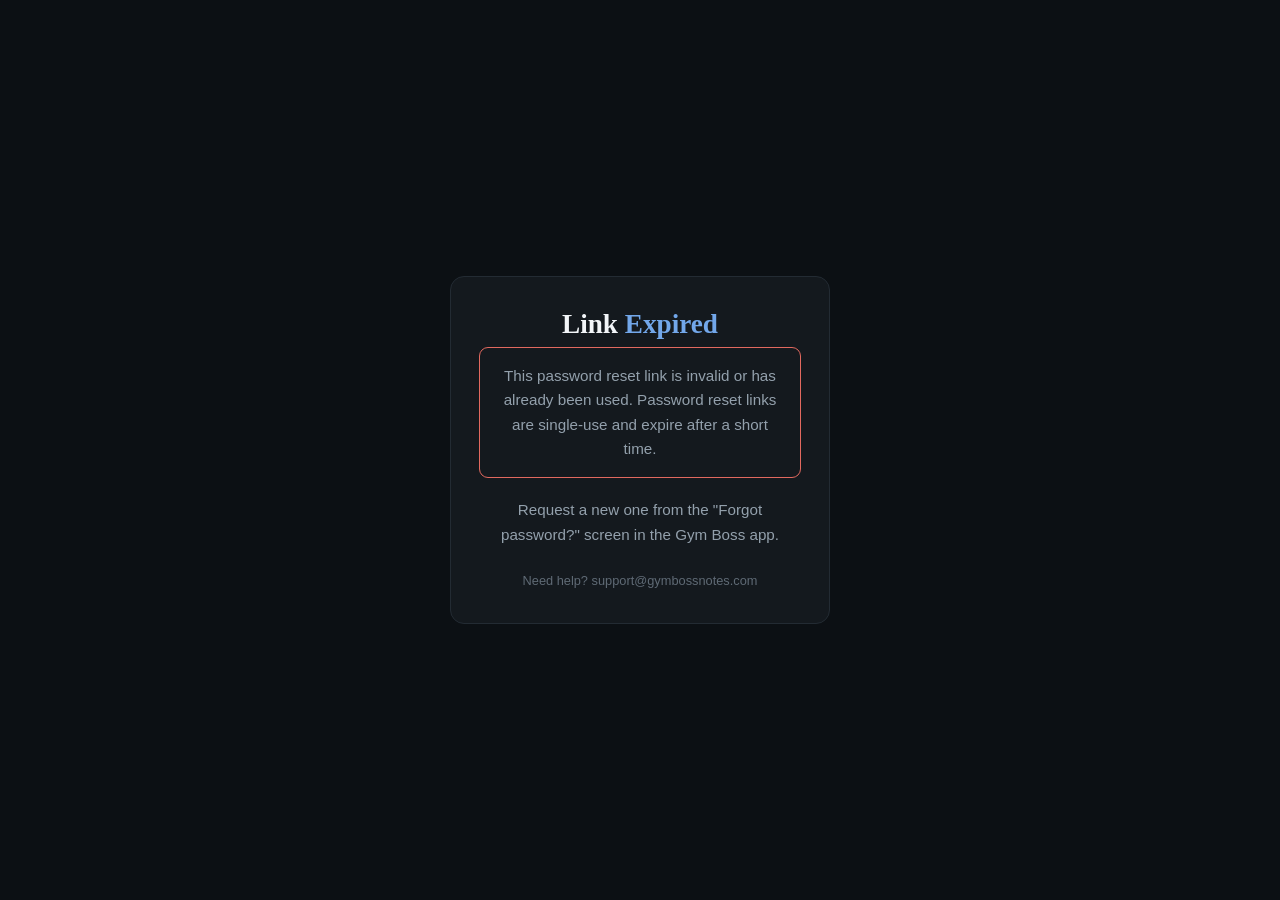
<file: reset-password.html>
<!DOCTYPE html>
<html lang="en">
<head>
  <meta charset="utf-8" />
  <title>Gym Boss — Reset Password</title>
  <meta name="viewport" content="width=device-width, initial-scale=1" />
  <meta name="robots" content="noindex" />
  <link rel="icon" href="/favicon.ico" sizes="any">
  <link rel="icon" type="image/png" sizes="32x32" href="/assets/icons/icon-32.png">
  <link rel="apple-touch-icon" href="/assets/icons/apple-touch-icon.png">
  <link rel="manifest" href="/site.webmanifest">
  <meta name="theme-color" content="#0c1014">
  <link rel="stylesheet" href="assets/site.css">
  <style>
    body { display: flex; align-items: center; justify-content: center; min-height: 100vh; padding: 24px; text-align: center; }
    .card { max-width: 380px; width: 100%; background: var(--surface); border: 1px solid var(--border); border-radius: var(--radius); padding: 32px 28px; }
    .card h1 { font-size: 1.7rem; margin-bottom: 8px; }
    .card h1 .dot { color: var(--blue); }
    .card p { margin-bottom: 22px; font-size: 0.95rem; }
    .spinner {
      width: 32px; height: 32px; margin: 0 auto 20px;
      border-radius: 50%; border: 3px solid var(--border); border-top-color: var(--blue);
      animation: spin 0.8s linear infinite;
    }
    @keyframes spin { to { transform: rotate(360deg); } }
    .error-box { border: 1px solid var(--danger); border-radius: var(--radius-sm); padding: 16px; margin-bottom: 20px; color: var(--text); font-size: 0.92rem; }
    .card .btn { margin-bottom: 10px; }
    footer.mini { margin-top: 24px; font-size: 0.8rem; color: var(--text-faint); }
    footer.mini a { color: var(--text-faint); }
  </style>
</head>
<body>
  <div class="card">

    <!-- Shown while we attempt the automatic redirect -->
    <div id="opening">
      <div class="spinner" aria-hidden="true"></div>
      <h1>Opening <span class="dot">Gym Boss</span></h1>
      <p>Hang tight — we're sending you back to the app to finish resetting your password.</p>
      <a id="manual-link" class="btn btn-primary btn-block" href="#">Open Gym Boss</a>
    </div>

    <!-- Shown if the link itself is missing/invalid, no auto-redirect attempted -->
    <div id="invalid" class="hidden">
      <h1>Link <span class="dot">Expired</span></h1>
      <div class="error-box">
        <p style="margin:0;">This password reset link is invalid or has already been used. Password reset links are single-use and expire after a short time.</p>
      </div>
      <p>Request a new one from the "Forgot password?" screen in the Gym Boss app.</p>
    </div>

    <!-- Shown after a short delay if the app didn't take over the page (not installed, etc.) -->
    <div id="fallback" class="hidden">
      <h1>Don't have <span class="dot">Gym Boss</span>?</h1>
      <p>If the app didn't open automatically, you may not have it installed yet. Get it below, then request a new reset link from the app.</p>
      <a id="ios-link" class="btn btn-secondary btn-block" href="https://apps.apple.com/us/app/gym-boss-workout-notes/id6795766855" target="_blank" rel="noopener">Download on the App Store</a>
      <a id="retry-link" class="btn btn-primary btn-block" href="#">Try opening the app again</a>
    </div>

    <footer class="mini">
      Need help? <a href="mailto:support@gymbossnotes.com">support@gymbossnotes.com</a>
    </footer>
  </div>

  <script>
    (function () {
      var hash = window.location.hash || '';
      var params = new URLSearchParams(hash.replace(/^#/, ''));

      // A real Gym Boss reset link carries a recovery token in the hash.
      // If it's missing, don't blindly fling the browser at a scheme the
      // app can't do anything useful with — show an explanation instead.
      var hasToken = params.has('access_token') || params.has('token') || params.get('type') === 'recovery';

      var openingEl = document.getElementById('opening');
      var invalidEl = document.getElementById('invalid');
      var fallbackEl = document.getElementById('fallback');

      if (!hasToken) {
        openingEl.classList.add('hidden');
        invalidEl.classList.remove('hidden');
        return;
      }

      var appUrl = 'gymboss://reset-password' + hash;
      document.getElementById('manual-link').href = appUrl;
      document.getElementById('retry-link').href = appUrl;

      function attemptOpen() {
        window.location.href = appUrl;
      }

      attemptOpen();

      // If we're still here (and still the foreground tab) after a couple
      // seconds, the OS didn't hand off to the app — most likely it isn't
      // installed. Show the store fallback instead of leaving a spinner
      // stuck on screen forever.
      var fallbackTimer = setTimeout(function () {
        if (document.visibilityState !== 'hidden') {
          openingEl.classList.add('hidden');
          fallbackEl.classList.remove('hidden');
        }
      }, 2500);

      // If the tab loses focus, the handoff to the app worked — cancel
      // the fallback so it doesn't flash in when the user comes back.
      document.addEventListener('visibilitychange', function () {
        if (document.visibilityState === 'hidden') {
          clearTimeout(fallbackTimer);
        }
      });

      document.getElementById('retry-link').addEventListener('click', function () {
        clearTimeout(fallbackTimer);
        fallbackEl.classList.add('hidden');
        openingEl.classList.remove('hidden');
        setTimeout(attemptOpen, 50);
        setTimeout(function () {
          if (document.visibilityState !== 'hidden') {
            openingEl.classList.add('hidden');
            fallbackEl.classList.remove('hidden');
          }
        }, 2500);
      });
    })();
  </script>
</body>
</html>
</file>
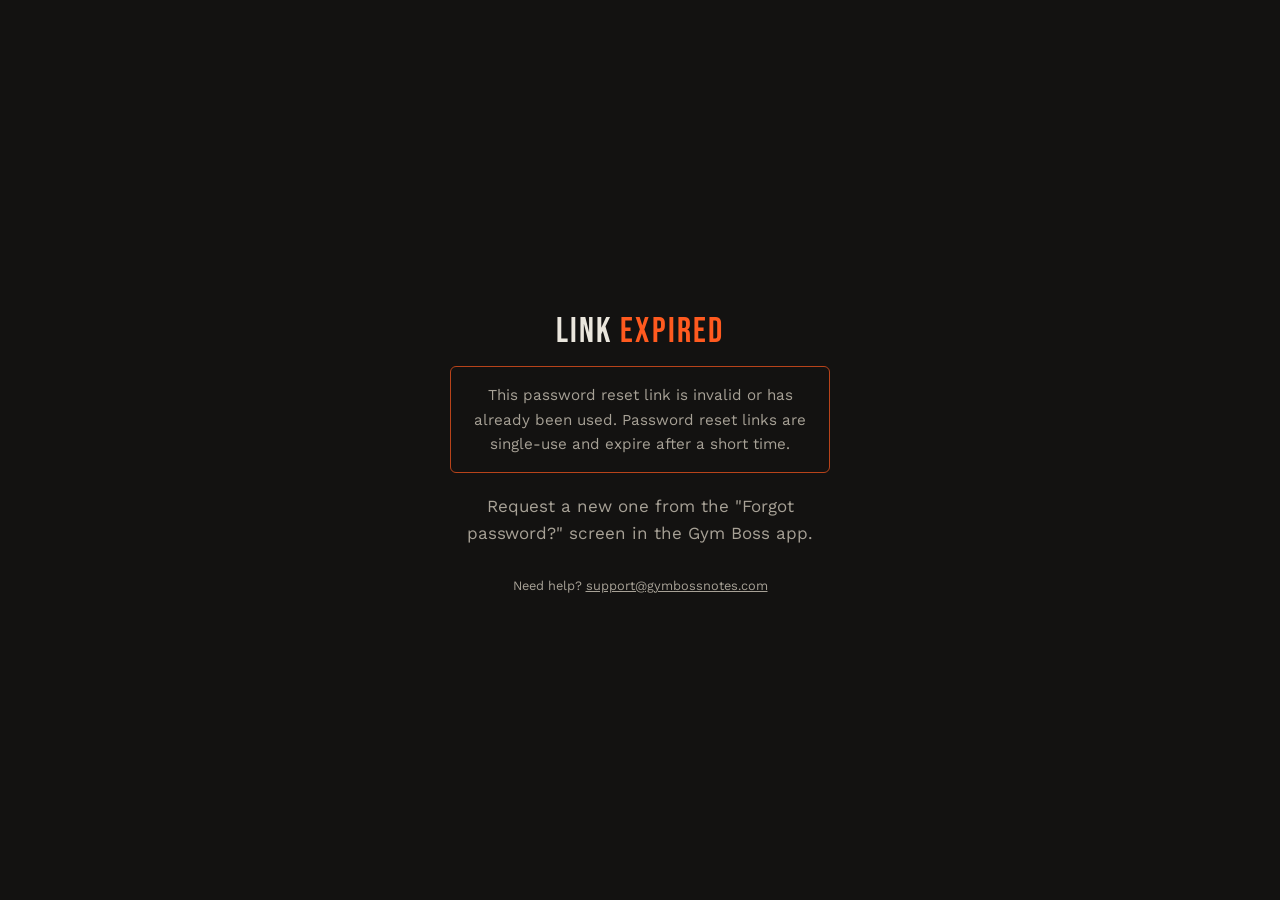
<file: resetpassword.html>
<!DOCTYPE html>
<html lang="en">
<head>
  <meta charset="utf-8" />
  <title>Gym Boss — Reset Password</title>
  <meta name="viewport" content="width=device-width, initial-scale=1" />
  <meta name="robots" content="noindex" />
  <link rel="preconnect" href="https://fonts.googleapis.com">
  <link rel="preconnect" href="https://fonts.gstatic.com" crossorigin>
  <link href="https://fonts.googleapis.com/css2?family=Bebas+Neue&family=Work+Sans:wght@400;500;600;700&display=swap" rel="stylesheet">
  <style>
    :root {
      --ink: #eae6dd;
      --ink-dim: #a7a196;
      --ground: #131211;
      --line: #2c2a26;
      --flame: #ff5a1f;
      --flame-dim: #b8431a;
    }
    * { box-sizing: border-box; }
    body {
      margin: 0;
      min-height: 100vh;
      display: flex;
      align-items: center;
      justify-content: center;
      background: var(--ground);
      color: var(--ink);
      font-family: 'Work Sans', -apple-system, BlinkMacSystemFont, sans-serif;
      font-size: 17px;
      line-height: 1.6;
      padding: 24px;
      text-align: center;
    }
    .card { max-width: 380px; width: 100%; }
    h1 {
      font-family: 'Bebas Neue', sans-serif;
      font-weight: 400;
      letter-spacing: 0.06em;
      font-size: 2.2rem;
      margin: 0 0 6px;
    }
    h1 span { color: var(--flame); }
    p { color: var(--ink-dim); margin: 0 0 22px; }

    .spinner {
      width: 34px;
      height: 34px;
      margin: 0 auto 22px;
      border-radius: 50%;
      border: 3px solid var(--line);
      border-top-color: var(--flame);
      animation: spin 0.8s linear infinite;
    }
    @keyframes spin { to { transform: rotate(360deg); } }

    .btn {
      display: inline-block;
      width: 100%;
      padding: 14px 20px;
      border-radius: 6px;
      font-weight: 600;
      font-size: 0.95rem;
      text-decoration: none;
      margin-bottom: 12px;
    }
    .btn-primary {
      background: var(--flame);
      color: #131211;
    }
    .btn-primary:hover { background: var(--flame-dim); color: var(--ink); }
    .btn-secondary {
      background: transparent;
      color: var(--ink-dim);
      border: 1px solid var(--line);
    }
    .btn-secondary:hover { color: var(--ink); border-color: var(--ink-dim); }

    .hidden { display: none; }
    .error-box {
      border: 1px solid var(--flame-dim);
      border-radius: 6px;
      padding: 16px;
      margin-bottom: 20px;
      color: var(--ink);
      font-size: 0.95rem;
    }
    footer {
      margin-top: 28px;
      font-size: 0.8rem;
      color: var(--ink-dim);
    }
    footer a { color: var(--ink-dim); }
  </style>
</head>
<body>
  <div class="card">

    <!-- Shown while we attempt the automatic redirect -->
    <div id="opening">
      <div class="spinner" aria-hidden="true"></div>
      <h1>Opening <span>Gym Boss</span></h1>
      <p>Hang tight — we're sending you back to the app to finish resetting your password.</p>
      <a id="manual-link" class="btn btn-primary" href="#">Open Gym Boss</a>
    </div>

    <!-- Shown if the link itself is missing/invalid, no auto-redirect attempted -->
    <div id="invalid" class="hidden">
      <h1>Link <span>Expired</span></h1>
      <div class="error-box">
        <p style="margin:0;">This password reset link is invalid or has already been used. Password reset links are single-use and expire after a short time.</p>
      </div>
      <p>Request a new one from the "Forgot password?" screen in the Gym Boss app.</p>
    </div>

    <!-- Shown after a short delay if the app didn't take over the page (not installed, etc.) -->
    <div id="fallback" class="hidden">
      <h1>Don't have <span>Gym Boss</span>?</h1>
      <p>If the app didn't open automatically, you may not have it installed yet. Get it below, then request a new reset link from the app.</p>
      <a id="ios-link" class="btn btn-secondary" href="https://apps.apple.com/" target="_blank" rel="noopener">Download on the App Store</a>
      <a id="android-link" class="btn btn-secondary" href="https://play.google.com/store/" target="_blank" rel="noopener">Get it on Google Play</a>
      <a id="retry-link" class="btn btn-primary" href="#">Try opening the app again</a>
    </div>

    <footer>
      Need help? <a href="mailto:support@gymbossnotes.com">support@gymbossnotes.com</a>
    </footer>
  </div>

  <script>
    (function () {
      var hash = window.location.hash || '';
      var params = new URLSearchParams(hash.replace(/^#/, ''));

      // A real Gym Boss reset link carries a recovery token in the hash.
      // If it's missing, don't blindly fling the browser at a scheme the
      // app can't do anything useful with — show an explanation instead.
      var hasToken = params.has('access_token') || params.has('token') || params.get('type') === 'recovery';

      var openingEl = document.getElementById('opening');
      var invalidEl = document.getElementById('invalid');
      var fallbackEl = document.getElementById('fallback');

      if (!hasToken) {
        openingEl.classList.add('hidden');
        invalidEl.classList.remove('hidden');
        return;
      }

      var appUrl = 'gymboss://reset-password' + hash;
      document.getElementById('manual-link').href = appUrl;
      document.getElementById('retry-link').href = appUrl;

      function attemptOpen() {
        window.location.href = appUrl;
      }

      attemptOpen();

      // If we're still here (and still the foreground tab) after a couple
      // seconds, the OS didn't hand off to the app — most likely it isn't
      // installed. Show the store fallback instead of leaving a spinner
      // stuck on screen forever.
      var fallbackTimer = setTimeout(function () {
        if (document.visibilityState !== 'hidden') {
          openingEl.classList.add('hidden');
          fallbackEl.classList.remove('hidden');
        }
      }, 2500);

      // If the tab loses focus, the handoff to the app worked — cancel
      // the fallback so it doesn't flash in when the user comes back.
      document.addEventListener('visibilitychange', function () {
        if (document.visibilityState === 'hidden') {
          clearTimeout(fallbackTimer);
        }
      });

      document.getElementById('retry-link').addEventListener('click', function () {
        clearTimeout(fallbackTimer);
        fallbackEl.classList.add('hidden');
        openingEl.classList.remove('hidden');
        setTimeout(attemptOpen, 50);
        setTimeout(function () {
          if (document.visibilityState !== 'hidden') {
            openingEl.classList.add('hidden');
            fallbackEl.classList.remove('hidden');
          }
        }, 2500);
      });
    })();
  </script>
</body>
</html>
</file>
<file: assets/site.css>
/* Gym Boss — shared site design system.
   Tokens match the live app's actual theme (constants/gym-boss-theme.ts). */

:root {
  --bg: #0c1014;
  --surface: #14191e;
  --surface-raised: #1b2129;
  --border: #232b33;
  --text: #f2f5f8;
  --text-dim: #93a0ac;
  --text-faint: #5f6a75;
  --blue: #72a7ea;
  --blue-strong: #2668c7;
  --blue-soft: rgba(114, 167, 234, 0.14);
  --danger: #e2695f;

  --font-display: Georgia, 'Iowan Old Style', 'Times New Roman', serif;
  --font-body: -apple-system, BlinkMacSystemFont, 'Segoe UI', Roboto, Helvetica, Arial, sans-serif;

  --wrap: 1120px;
  --radius: 14px;
  --radius-sm: 9px;
}

* { box-sizing: border-box; }
html { scroll-behavior: smooth; }

body {
  margin: 0;
  background: var(--bg);
  color: var(--text);
  font-family: var(--font-body);
  font-size: 17px;
  line-height: 1.6;
  -webkit-font-smoothing: antialiased;
}

h1, h2, h3, h4 {
  font-family: var(--font-display);
  font-weight: 700;
  line-height: 1.12;
  margin: 0;
  text-wrap: balance;
}

p { margin: 0; color: var(--text-dim); }

a { color: var(--blue); text-decoration: none; }
a:hover { text-decoration: underline; }

img, svg { max-width: 100%; display: block; }

.wrap {
  max-width: var(--wrap);
  margin: 0 auto;
  padding: 0 24px;
}

/* --- Nav ------------------------------------------------------------ */

header.site-nav {
  position: sticky;
  top: 0;
  z-index: 20;
  background: rgba(12, 16, 20, 0.86);
  backdrop-filter: blur(10px);
  border-bottom: 1px solid var(--border);
}

nav.site-nav-inner {
  max-width: var(--wrap);
  margin: 0 auto;
  padding: 16px 24px;
  display: flex;
  align-items: center;
  justify-content: space-between;
  gap: 16px;
}

/* Matches the real in-app wordmark: a white "GB" badge beside "Gym Boss"
   set in the app's own Georgia display face — not a generic caps lockup. */
.brand {
  display: flex;
  align-items: center;
  gap: 10px;
  color: var(--text);
}
.brand:hover { text-decoration: none; }
.brand-badge {
  width: 32px;
  height: 32px;
  border-radius: 9px;
  background: #f2f5f8;
  color: #05070a;
  display: flex;
  align-items: center;
  justify-content: center;
  font-family: var(--font-body);
  font-weight: 800;
  font-size: 0.72rem;
  letter-spacing: 0.02em;
  flex-shrink: 0;
}
.brand-word {
  font-family: var(--font-display);
  font-weight: 700;
  font-size: 1.28rem;
  letter-spacing: 0;
}

.navlinks {
  display: flex;
  gap: 22px;
  flex-wrap: wrap;
  font-size: 0.85rem;
  font-weight: 600;
}
.navlinks a { color: var(--text-dim); }
.navlinks a:hover { color: var(--text); text-decoration: none; }

/* --- Buttons ---------------------------------------------------------- */

.btn {
  display: inline-flex;
  align-items: center;
  justify-content: center;
  gap: 8px;
  padding: 13px 22px;
  border-radius: 999px;
  font-weight: 700;
  font-size: 0.95rem;
  border: 1px solid transparent;
  cursor: pointer;
  white-space: nowrap;
}
.btn:hover { text-decoration: none; }

.btn-primary {
  background: var(--blue);
  color: #05070a;
}
.btn-primary:hover { background: #86b6ee; }

.btn-secondary {
  background: transparent;
  color: var(--text);
  border-color: var(--border);
}
.btn-secondary:hover { border-color: var(--blue); color: var(--blue); }

.btn-block { width: 100%; }
.btn[disabled] { opacity: 0.5; cursor: not-allowed; }

/* --- Sections ---------------------------------------------------------- */

.section {
  padding: 96px 0;
  border-bottom: 1px solid var(--border);
}
.section:last-of-type { border-bottom: none; }
.section-tight { padding: 64px 0; }
/* ~27% less than .section's 96px — used where content-to-content rhythm
   was reading as too much dead air between sections. */
.section-snug { padding: 70px 0; }

.eyebrow {
  display: inline-block;
  font-size: 0.75rem;
  font-weight: 700;
  letter-spacing: 0.12em;
  text-transform: uppercase;
  color: var(--blue);
  margin-bottom: 14px;
}

.section-head {
  max-width: 640px;
  margin-bottom: 48px;
}
.section-head h2 { font-size: clamp(1.8rem, 3.4vw, 2.6rem); margin-bottom: 14px; }
.section-head p { font-size: 1.08rem; line-height: 1.6; }

.split {
  display: grid;
  grid-template-columns: 1fr 1fr;
  gap: 64px;
  align-items: center;
}
.split.reverse .split-media { order: 2; }

@media (max-width: 860px) {
  .split, .split.reverse .split-media { grid-template-columns: 1fr; order: initial; }
  .split { gap: 40px; }
}

/* --- Card / device mockup shell ---------------------------------------- */

.card {
  background: var(--surface);
  border: 1px solid var(--border);
  border-radius: var(--radius);
  padding: 28px;
}

.phone-frame {
  background: var(--surface);
  border: 1px solid var(--border);
  border-radius: 32px;
  padding: 14px;
  box-shadow: 0 30px 80px -30px rgba(0, 0, 0, 0.6);
  max-width: 320px;
  margin: 0 auto;
}
.phone-screen {
  background: var(--bg);
  border-radius: 22px;
  overflow: hidden;
  padding: 18px 16px;
  min-height: 420px;
}
/* Real device screenshots — never force both width and height. The mask
   reserves space at the screenshot's own native ratio (avoids layout shift);
   the image itself only ever sets width, letting height follow naturally. */
.device-frame {
  background: var(--surface);
  border: 1px solid var(--border);
  border-radius: 30px;
  padding: 10px;
  box-shadow: 0 30px 80px -30px rgba(0, 0, 0, 0.6);
  max-width: 280px;
  margin: 0 auto;
}
.hero .device-frame {
  max-width: 210px;
}
.device-frame .screen-mask {
  border-radius: 22px;
  overflow: hidden;
  aspect-ratio: 1242 / 2688;
}
.real-app-screen {
  width: 100%;
  height: auto;
  display: block;
  object-fit: contain;
}

/* One deliberate, disclosed exception: the Next Workout screenshot itself
   has a stray note fragment and a lot of dead space above/below the actual
   card. This crops to just that card — object-fit: cover still preserves
   the image's real aspect ratio and only ever crops, it never stretches
   (unlike object-fit: fill). Every other real screenshot stays uncropped. */
.screen-mask.crop-window {
  aspect-ratio: auto;
}
.screen-mask.crop-window .real-app-screen {
  width: 100%;
  height: 100%;
  object-fit: cover;
}

/* Small supporting thumbnails (Progress back/analytics, secondary
   nutrition shot) — same no-distortion rule, just smaller and paired. */
.device-frame.thumb {
  max-width: 128px;
  padding: 6px;
}
.device-frame.thumb .screen-mask {
  border-radius: 14px;
}
.thumb-row {
  display: flex;
  gap: 14px;
  justify-content: center;
  margin-top: 18px;
}
.thumb-caption {
  text-align: center;
  font-size: 0.72rem;
  color: var(--text-faint);
  margin-top: 8px;
}

/* Premium's single restrained real-UI crop: the actual "Past conversations"
   row from the Ask Gym Boss screenshot, showing a real Premium-gated
   feature rather than an invented mockup. */
.premium-crop {
  max-width: 360px;
  margin: 28px auto 0;
  background: var(--surface);
  border: 1px solid var(--border);
  border-radius: var(--radius);
  overflow: hidden;
}
.premium-crop .crop-mask {
  aspect-ratio: 1206 / 250;
  overflow: hidden;
}
.premium-crop .crop-mask img {
  width: 100%;
  height: 100%;
  object-fit: cover;
  object-position: center 41%;
  display: block;
}

.phone-screen .screen-title {
  font-family: var(--font-display);
  font-size: 1.15rem;
  font-weight: 700;
  margin-bottom: 4px;
}
.phone-screen .screen-sub {
  font-size: 0.78rem;
  color: var(--text-faint);
  margin-bottom: 18px;
}

.mock-row {
  display: flex;
  align-items: center;
  justify-content: space-between;
  background: var(--surface-raised);
  border: 1px solid var(--border);
  border-radius: var(--radius-sm);
  padding: 12px 14px;
  margin-bottom: 10px;
}
.mock-row .mock-name { font-size: 0.88rem; font-weight: 700; color: var(--text); }
.mock-row .mock-meta { font-size: 0.72rem; color: var(--text-faint); margin-top: 2px; }
.mock-row .mock-value { font-size: 0.95rem; font-weight: 700; color: var(--blue); }

.mock-chip {
  display: inline-block;
  font-size: 0.68rem;
  font-weight: 700;
  letter-spacing: 0.04em;
  text-transform: uppercase;
  color: var(--blue);
  background: var(--blue-soft);
  border-radius: 999px;
  padding: 4px 9px;
  margin-bottom: 10px;
}

.mock-bubble {
  border-radius: 16px;
  padding: 12px 14px;
  font-size: 0.86rem;
  line-height: 1.45;
  margin-bottom: 10px;
  max-width: 88%;
}
.mock-bubble.user {
  background: var(--blue-soft);
  color: var(--text);
  margin-left: auto;
}
.mock-bubble.assistant {
  background: var(--surface-raised);
  border: 1px solid var(--border);
  color: var(--text-dim);
}

/* --- Feature grid -------------------------------------------------------- */

.grid-3 {
  display: grid;
  grid-template-columns: repeat(3, 1fr);
  gap: 20px;
}
@media (max-width: 860px) { .grid-3 { grid-template-columns: 1fr; } }

.feature-card {
  background: var(--surface);
  border: 1px solid var(--border);
  border-radius: var(--radius);
  padding: 26px;
}
.feature-card h3 { font-size: 1.05rem; margin-bottom: 8px; }
.feature-card p { font-size: 0.92rem; }

/* --- Hero ---------------------------------------------------------------- */

.hero {
  padding: 80px 0 64px;
  display: grid;
  grid-template-columns: 1.1fr 0.9fr;
  gap: 56px;
  align-items: center;
}
@media (max-width: 900px) { .hero { grid-template-columns: 1fr; padding: 56px 0 40px; } }

.hero h1 {
  font-size: clamp(2.6rem, 6vw, 4.4rem);
  letter-spacing: -0.01em;
}
.hero .lede {
  font-size: 1.15rem;
  max-width: 46ch;
  margin: 20px 0 30px;
  line-height: 1.6;
}
.hero .cta-row { display: flex; gap: 14px; flex-wrap: wrap; }

/* --- Legal sections (preserved content, restyled) ------------------------- */

.legal-section h2 { font-size: 1.9rem; color: var(--text); margin-bottom: 6px; }
.legal-updated {
  color: var(--text-faint);
  font-size: 0.8rem;
  text-transform: uppercase;
  letter-spacing: 0.06em;
  margin: 0 0 32px;
}
.legal-section h3 {
  font-family: var(--font-body);
  font-size: 1rem;
  font-weight: 700;
  letter-spacing: 0.01em;
  text-transform: uppercase;
  color: var(--text);
  border-left: 3px solid var(--blue);
  padding-left: 12px;
  margin: 32px 0 10px;
}
.legal-section h3:first-of-type { margin-top: 0; }
.legal-section p { margin: 0 0 14px; font-size: 0.95rem; }
.legal-section p:last-child { margin-bottom: 0; }

/* --- Footer ---------------------------------------------------------------- */

footer.site-footer {
  padding: 40px 0 60px;
  text-align: center;
  color: var(--text-faint);
  font-size: 0.85rem;
}
footer.site-footer a { color: var(--text-faint); }
footer.site-footer a:hover { color: var(--blue); }
footer.site-footer .sep { margin: 0 10px; color: var(--border); }

/* --- Utility --------------------------------------------------------------- */

.center { text-align: center; }
.hidden { display: none !important; }
.stack { display: flex; flex-direction: column; gap: 10px; }
.muted { color: var(--text-faint); font-size: 0.85rem; }

@media (prefers-reduced-motion: reduce) {
  * { animation-duration: 0.001ms !important; transition-duration: 0.001ms !important; }
}
</file>
